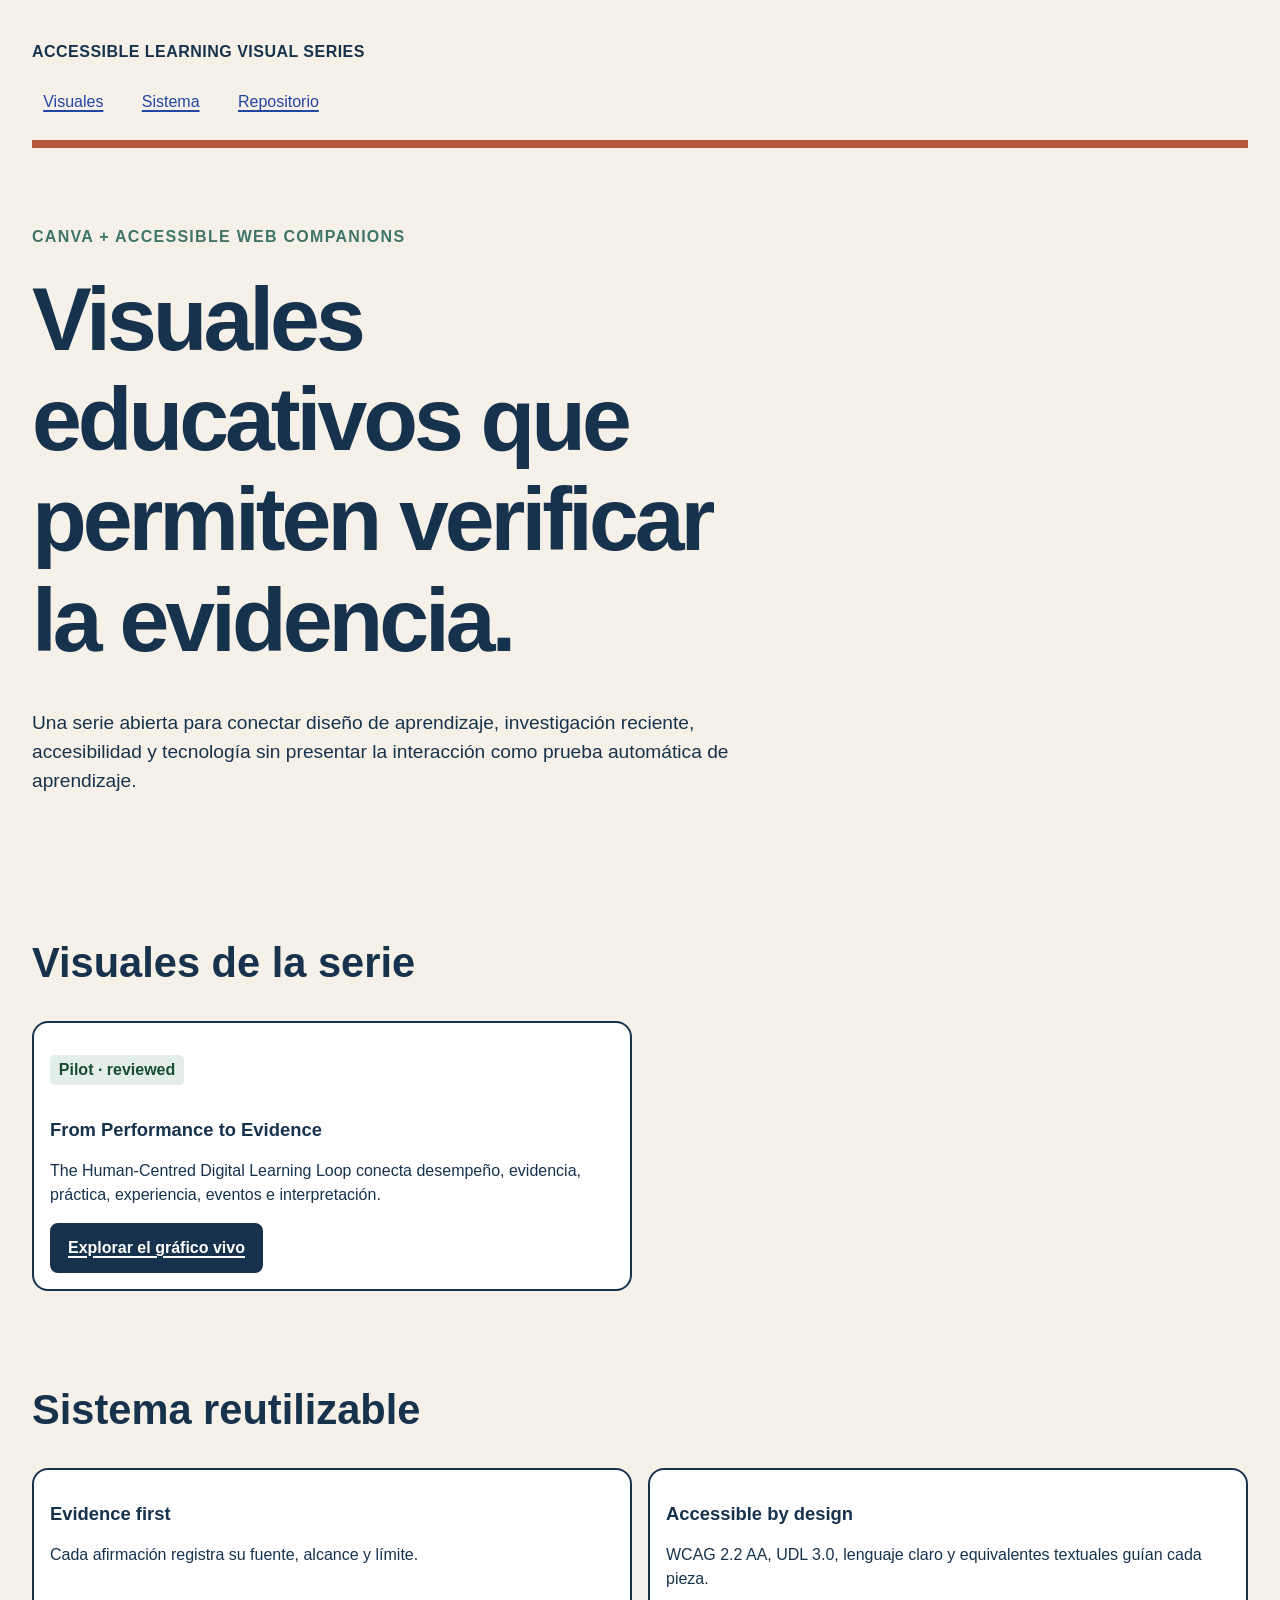
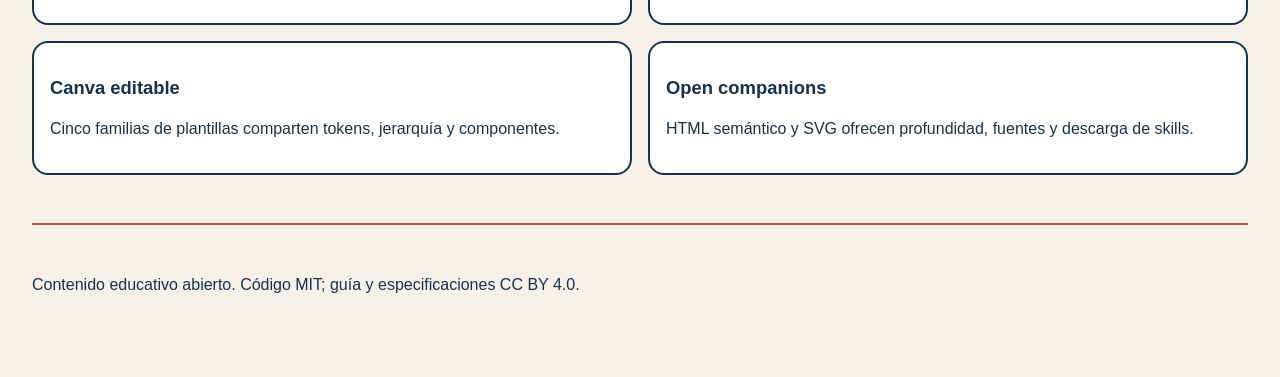
<file: site/index.html>
<!doctype html>
<html lang="es">
<head>
  <meta charset="utf-8">
  <meta name="viewport" content="width=device-width, initial-scale=1">
  <meta name="description" content="Serie abierta de gráficos educativos accesibles, basados en evidencia y ampliables en la web.">
  <title>Accessible Learning Visual Series</title>
  <link rel="stylesheet" href="assets/styles.css">
</head>
<body>
  <a class="skip-link" href="#main">Saltar al contenido</a>
  <header class="site-header">
    <p class="brand">Accessible Learning Visual Series</p>
    <nav class="top-nav" aria-label="Navegación principal">
      <a href="#visuals">Visuales</a>
      <a href="#system">Sistema</a>
      <a href="https://github.com/alvarezgzx-lab/accessible-learning-visual-series">Repositorio</a>
    </nav>
  </header>
  <main id="main">
    <section class="hero" aria-labelledby="home-title">
      <p class="eyebrow">Canva + accessible web companions</p>
      <h1 id="home-title">Visuales educativos que permiten verificar la evidencia.</h1>
      <p class="lead">Una serie abierta para conectar diseño de aprendizaje, investigación reciente, accesibilidad y tecnología sin presentar la interacción como prueba automática de aprendizaje.</p>
    </section>

    <section id="visuals" aria-labelledby="visuals-title">
      <h2 id="visuals-title">Visuales de la serie</h2>
      <div class="visual-grid">
        <article class="card">
          <p class="status">Pilot · reviewed</p>
          <h3>From Performance to Evidence</h3>
          <p>The Human-Centred Digital Learning Loop conecta desempeño, evidencia, práctica, experiencia, eventos e interpretación.</p>
          <a class="cta" href="visual.html">Explorar el gráfico vivo</a>
        </article>
      </div>
    </section>

    <section id="system" aria-labelledby="system-title">
      <h2 id="system-title">Sistema reutilizable</h2>
      <div class="framework-grid">
        <article class="card"><h3>Evidence first</h3><p>Cada afirmación registra su fuente, alcance y límite.</p></article>
        <article class="card"><h3>Accessible by design</h3><p>WCAG 2.2 AA, UDL 3.0, lenguaje claro y equivalentes textuales guían cada pieza.</p></article>
        <article class="card"><h3>Canva editable</h3><p>Cinco familias de plantillas comparten tokens, jerarquía y componentes.</p></article>
        <article class="card"><h3>Open companions</h3><p>HTML semántico y SVG ofrecen profundidad, fuentes y descarga de skills.</p></article>
      </div>
    </section>
  </main>
  <footer class="site-footer">
    <p>Contenido educativo abierto. Código MIT; guía y especificaciones CC BY 4.0.</p>
  </footer>
</body>
</html>
</file>
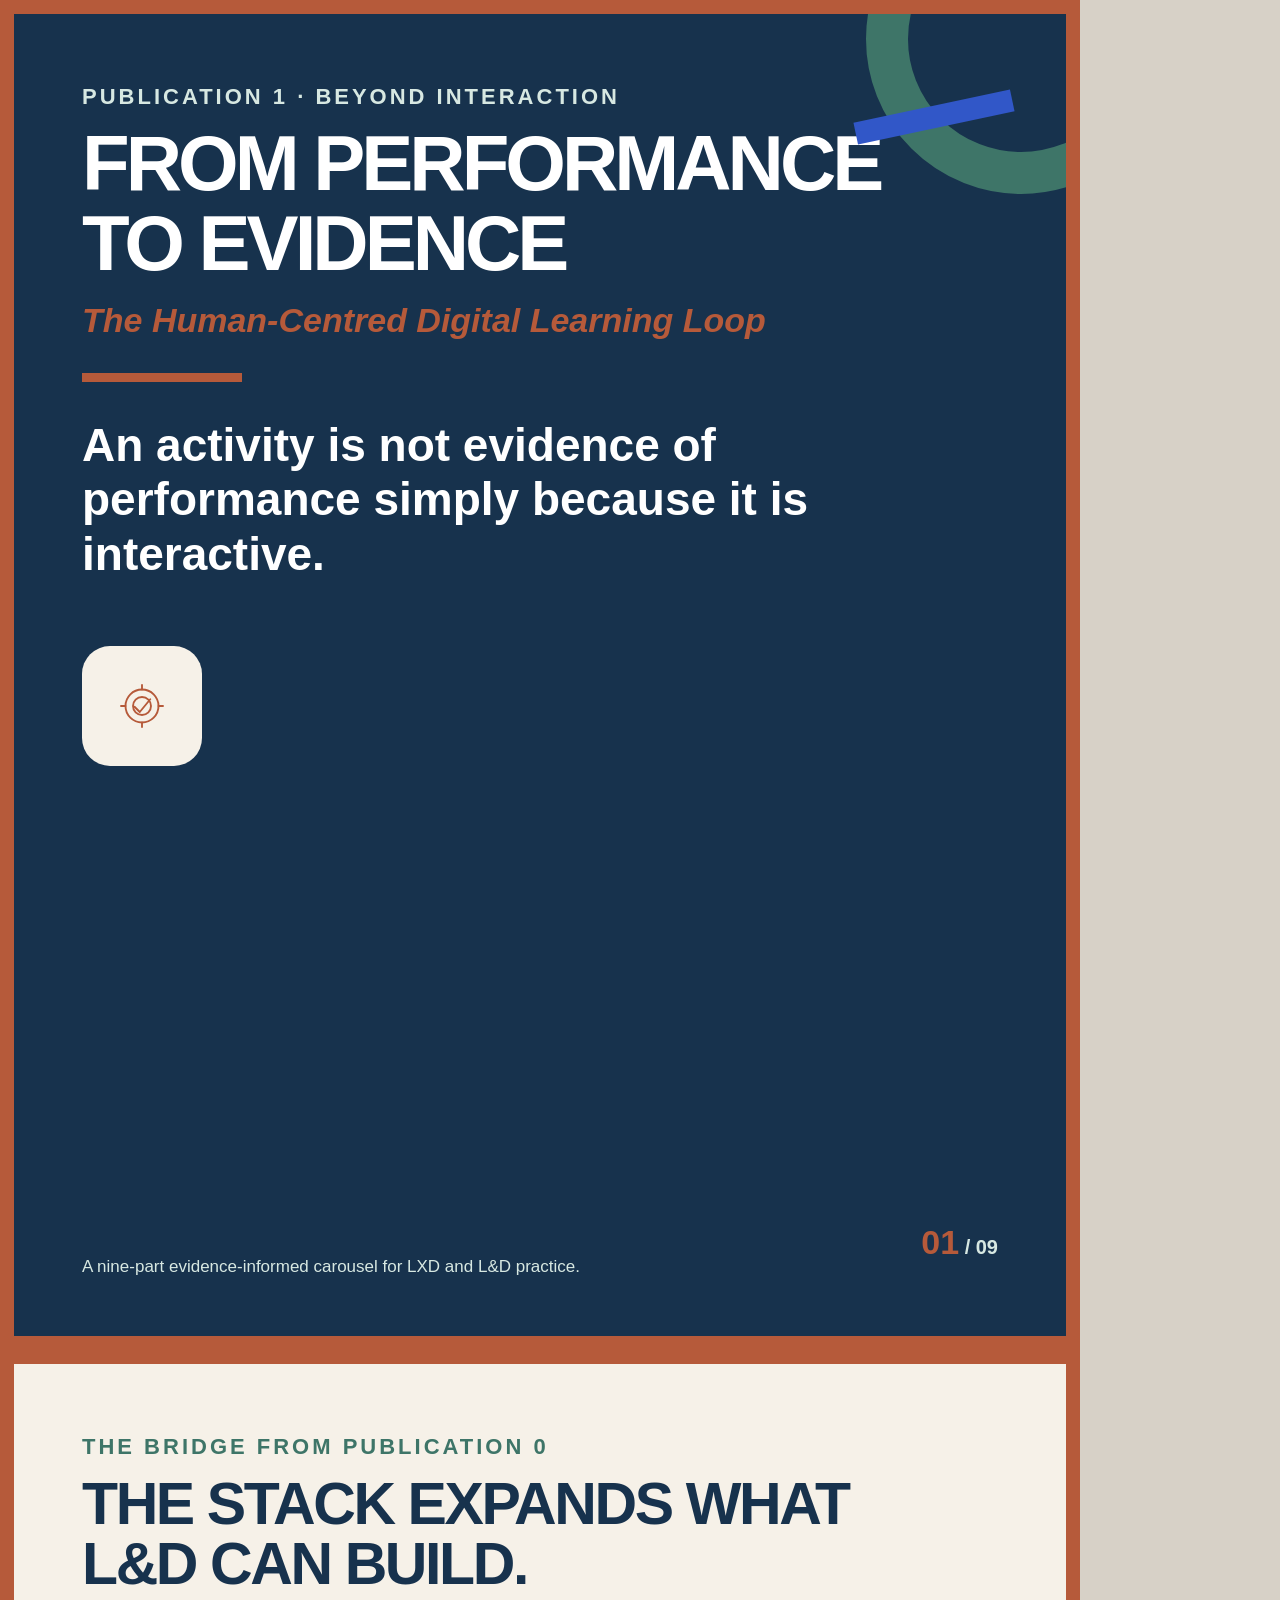
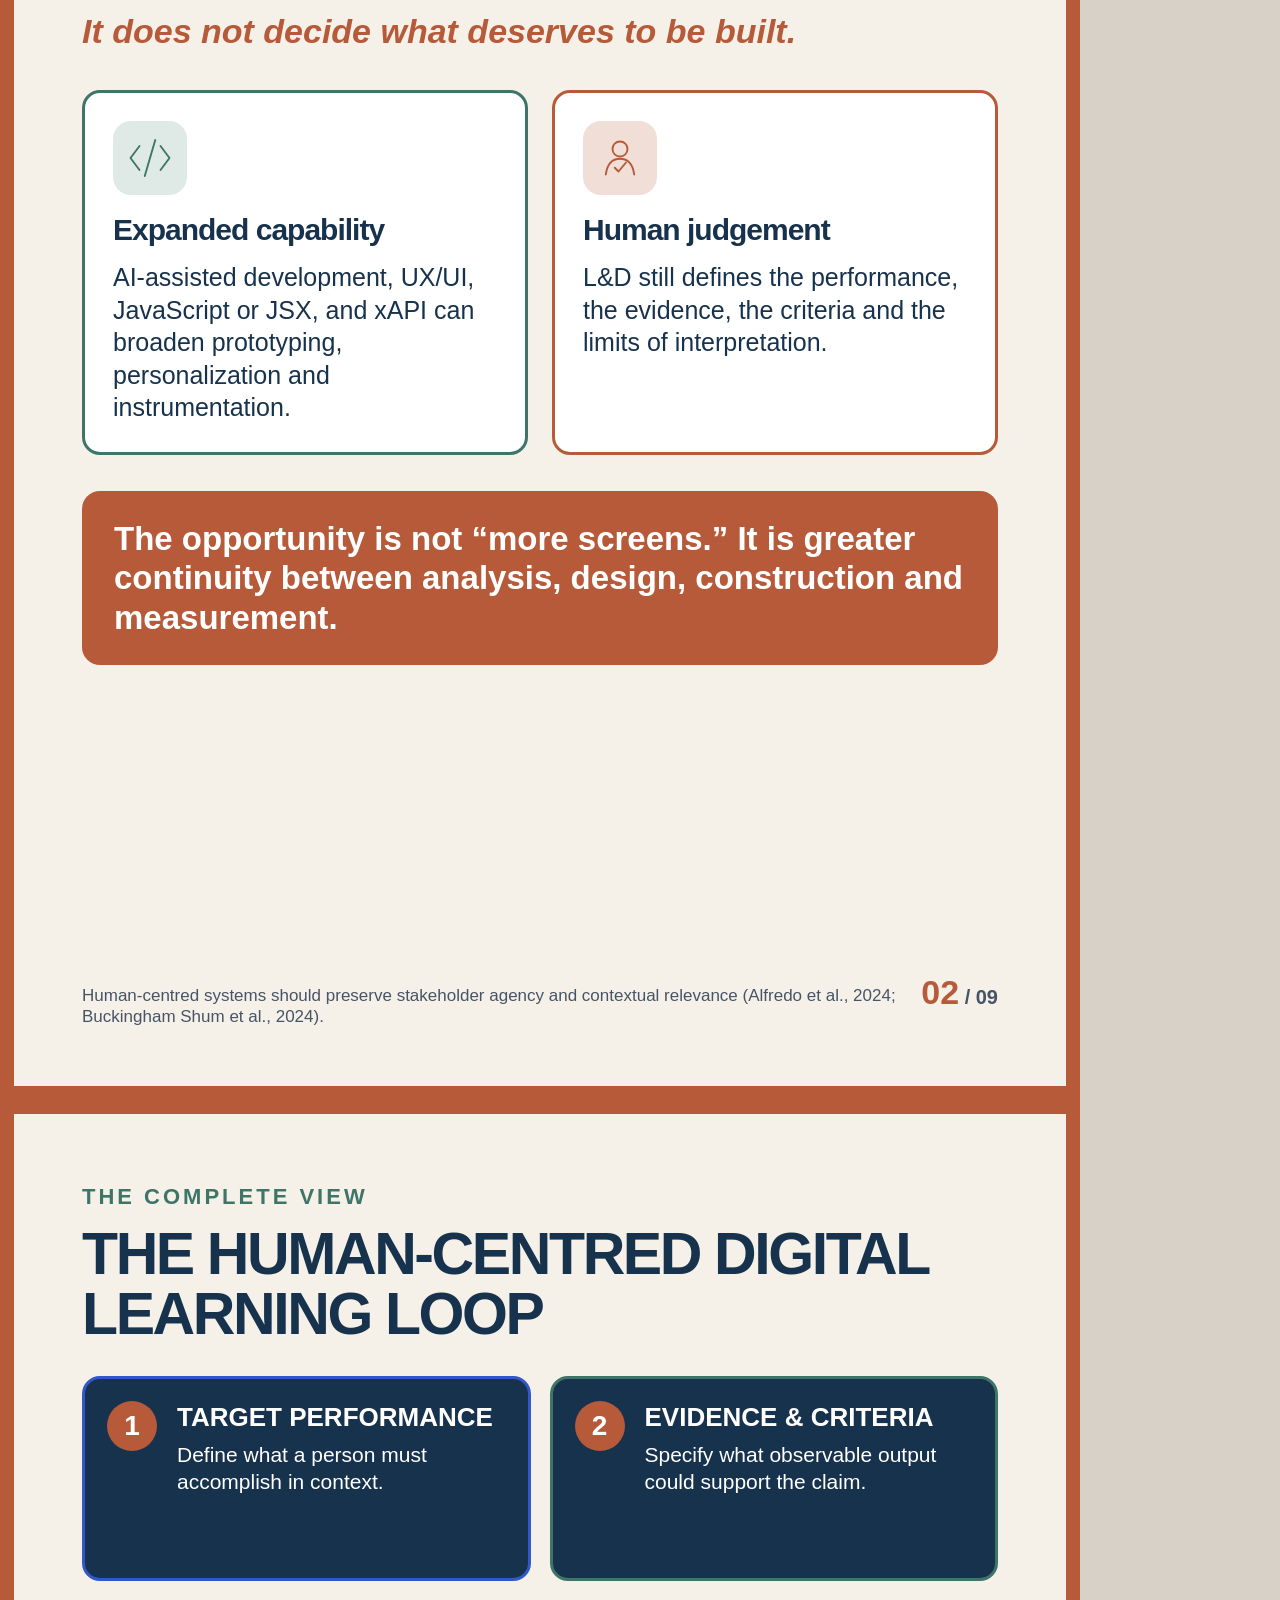
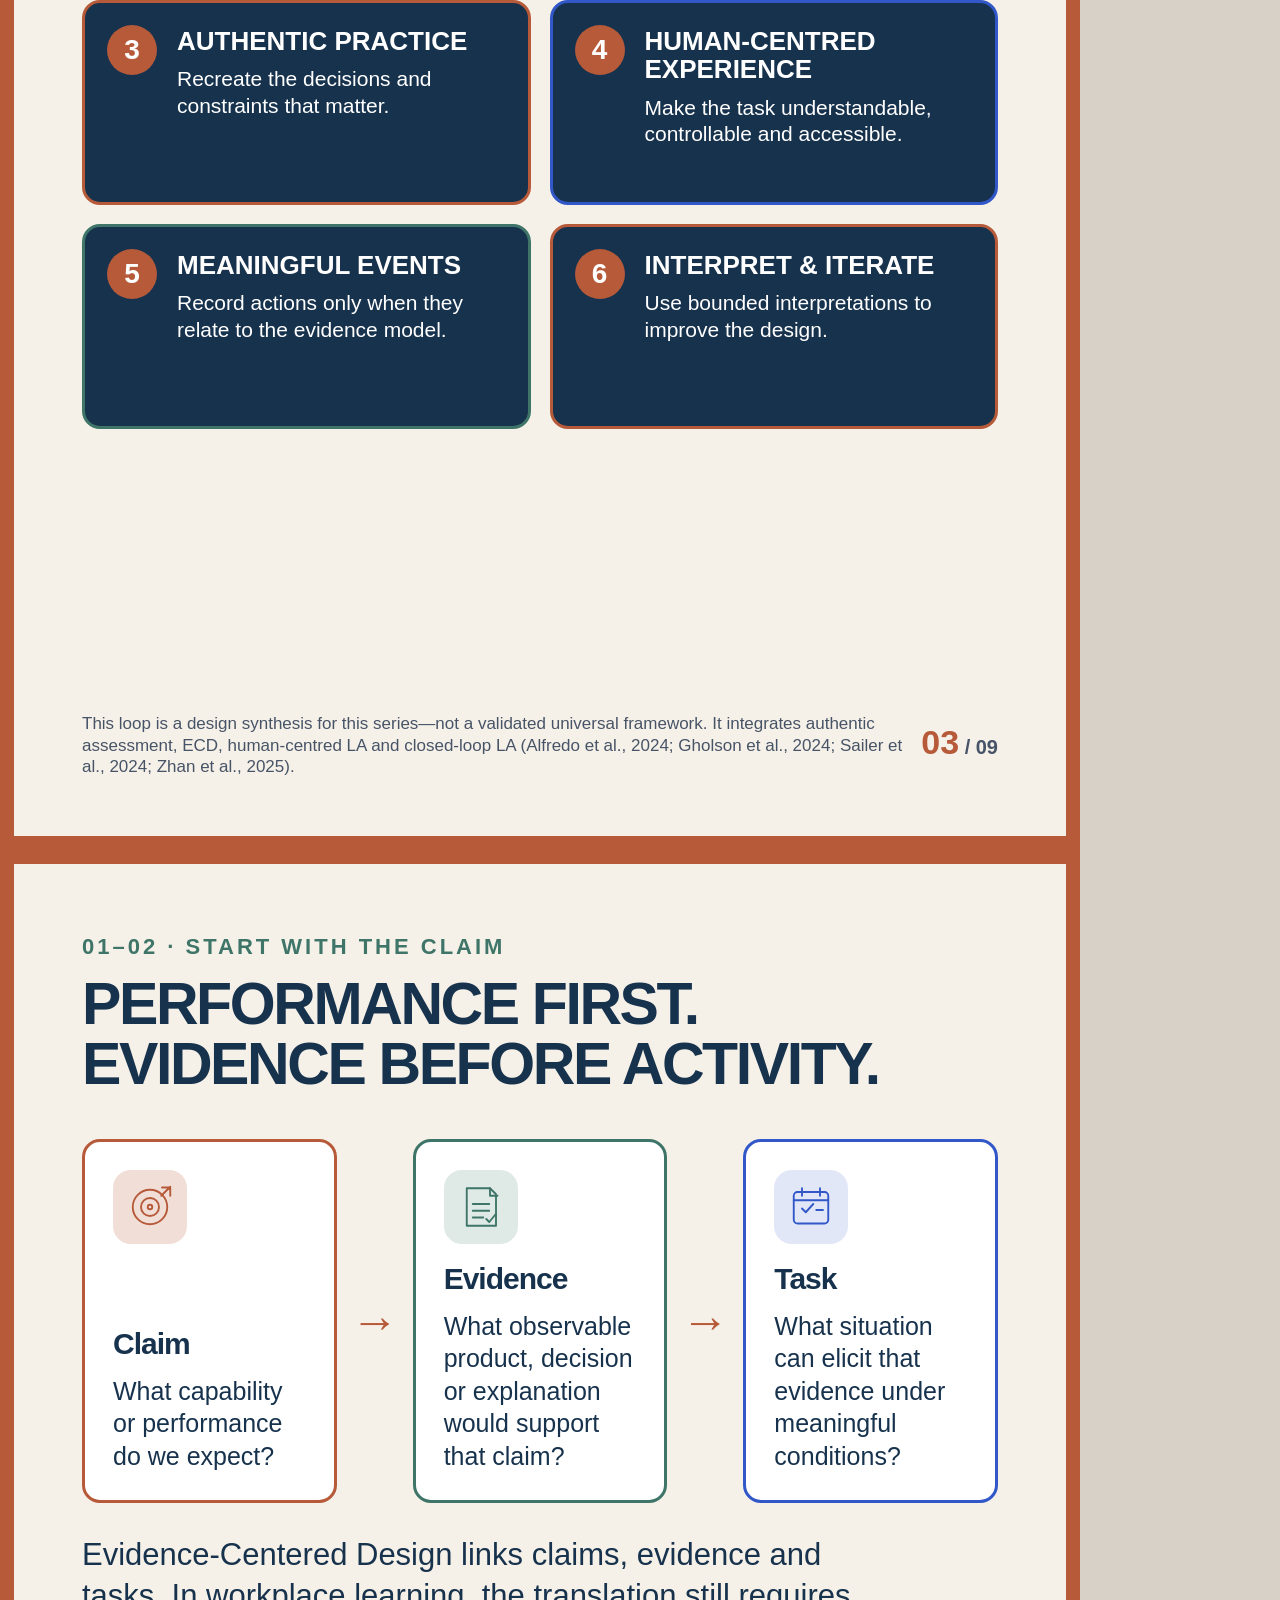
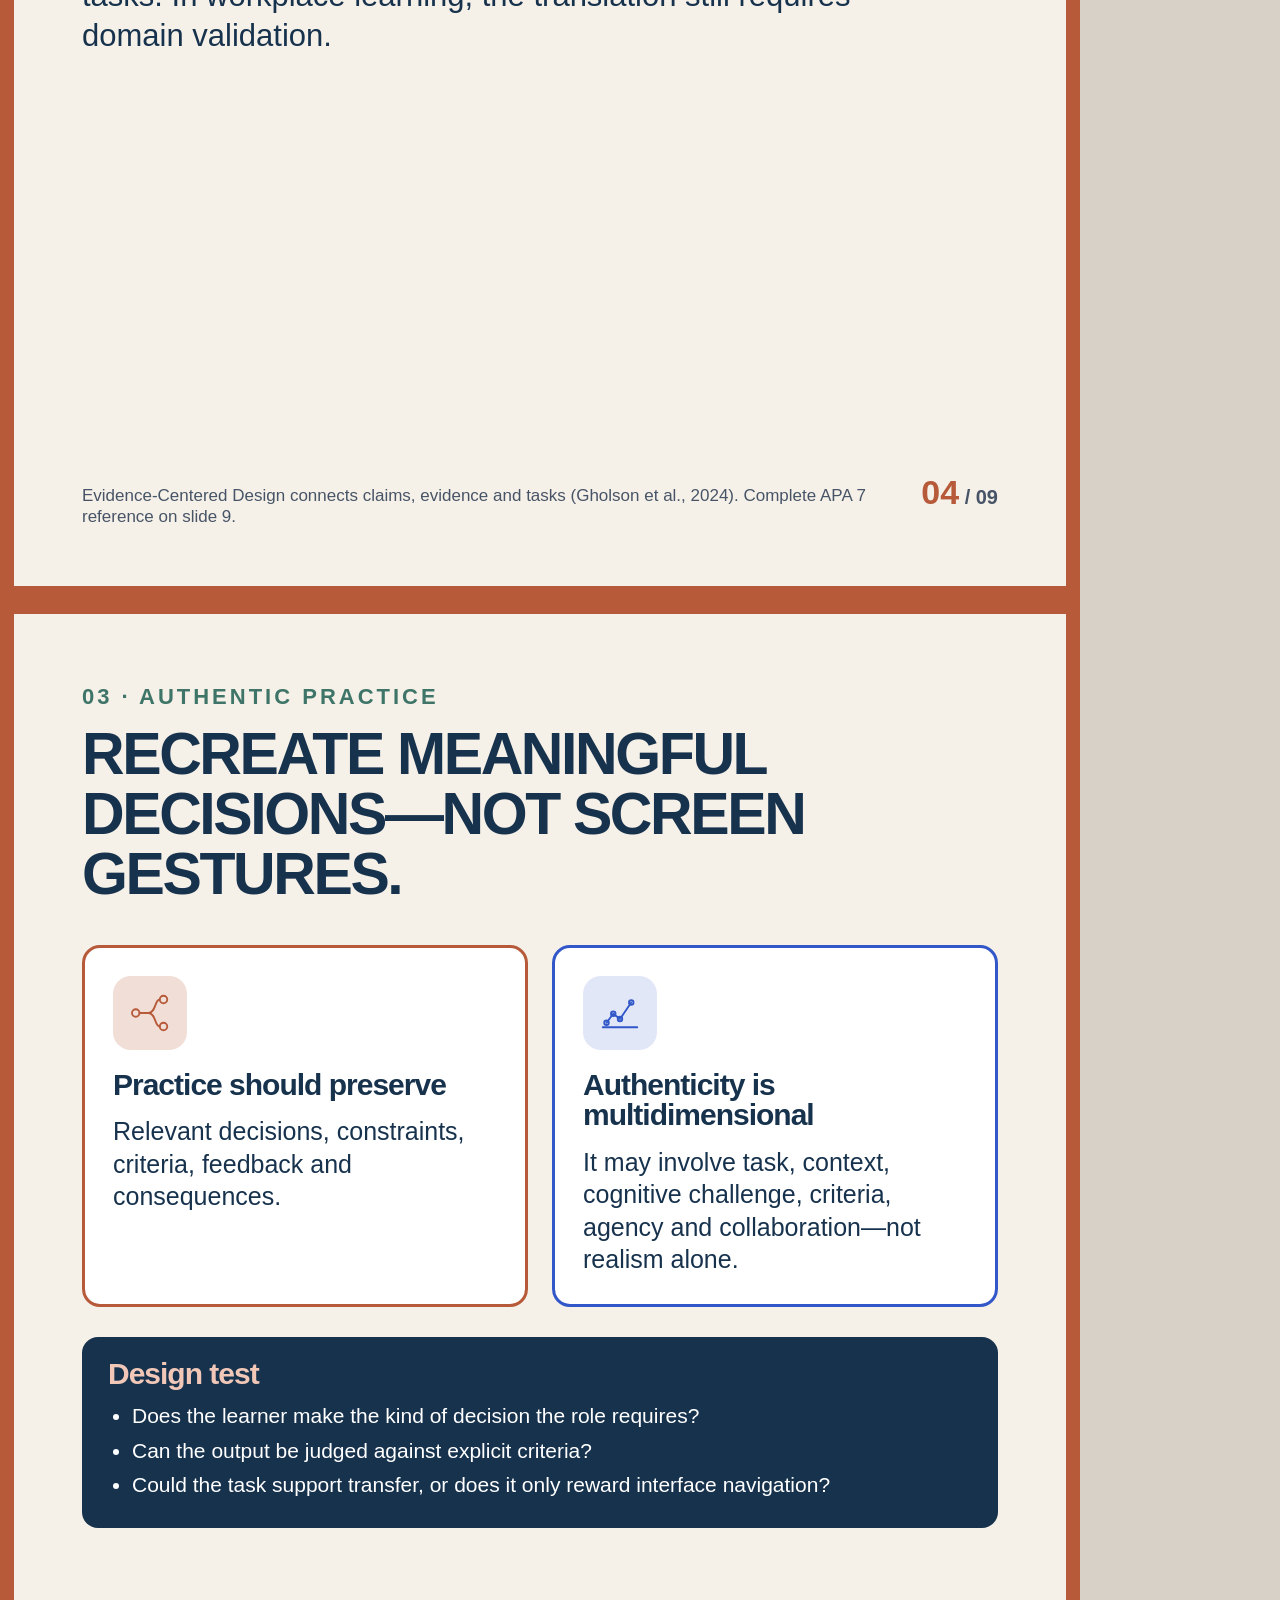
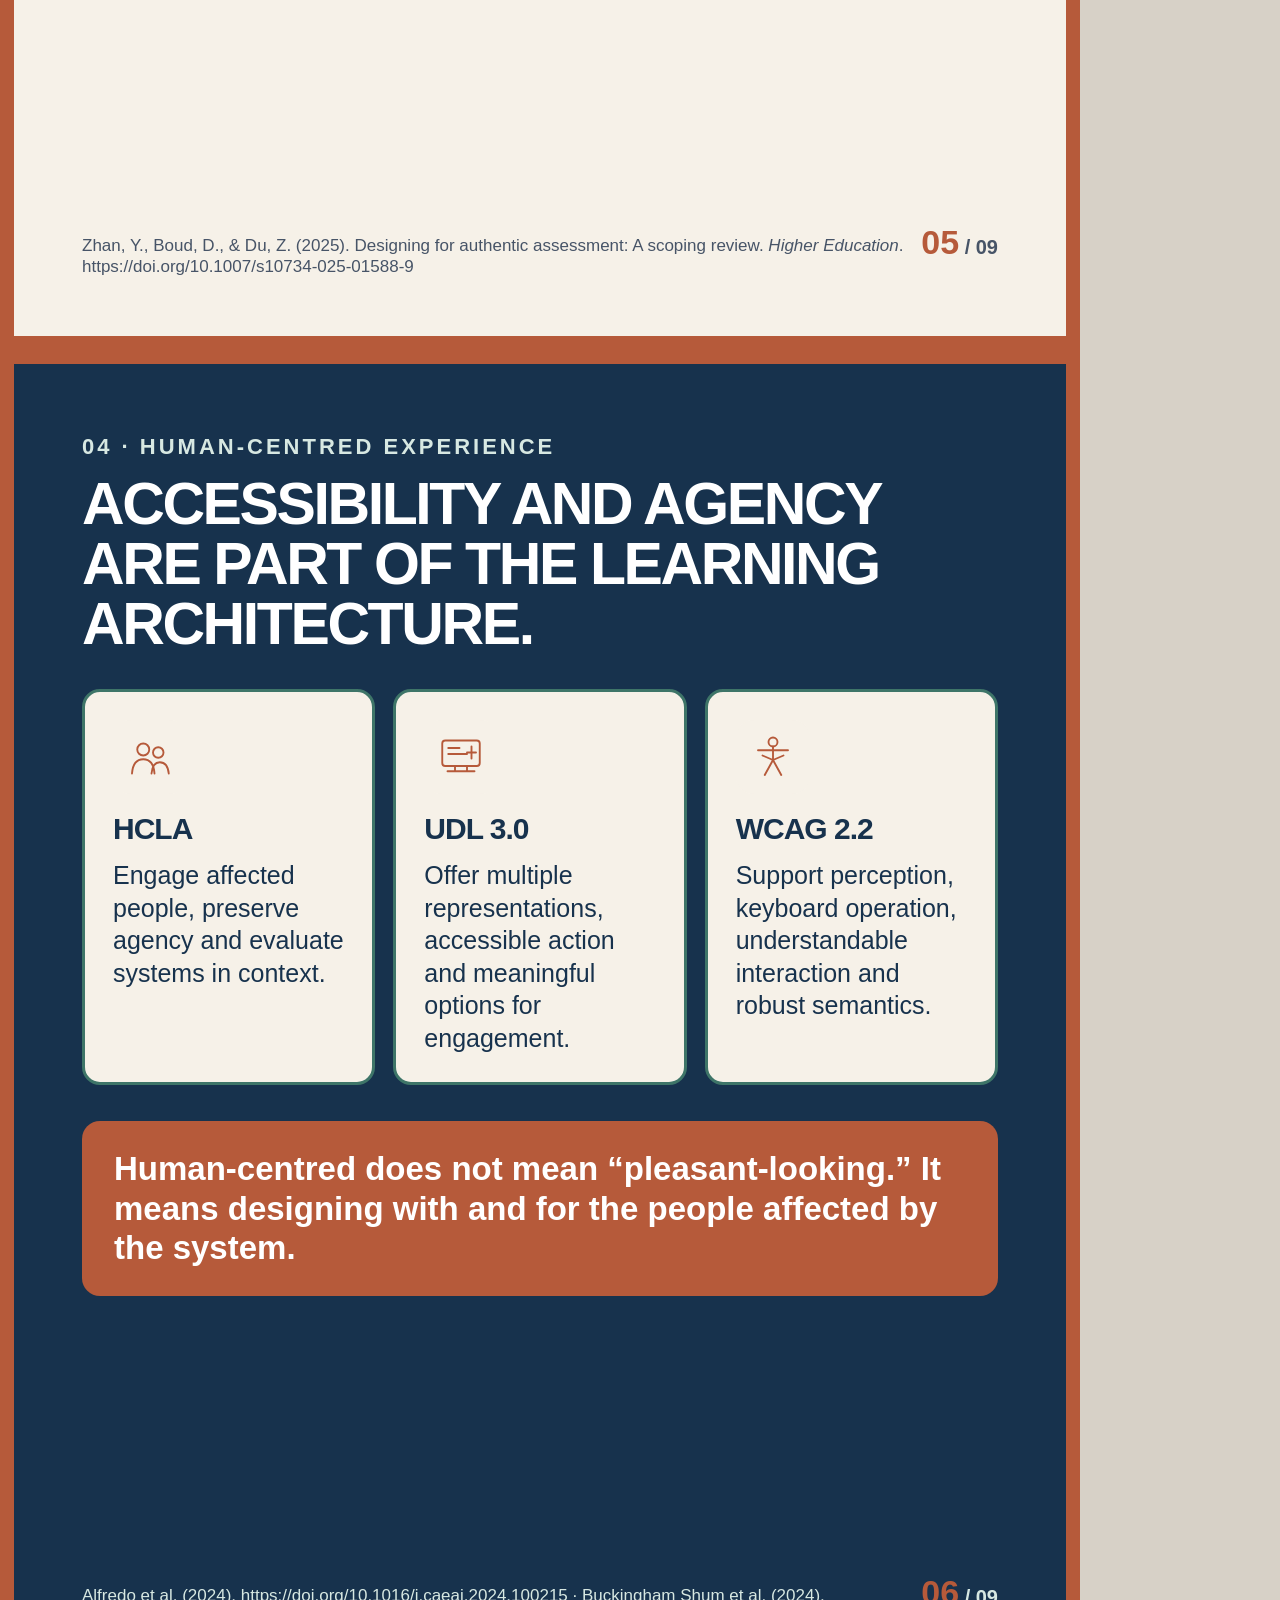
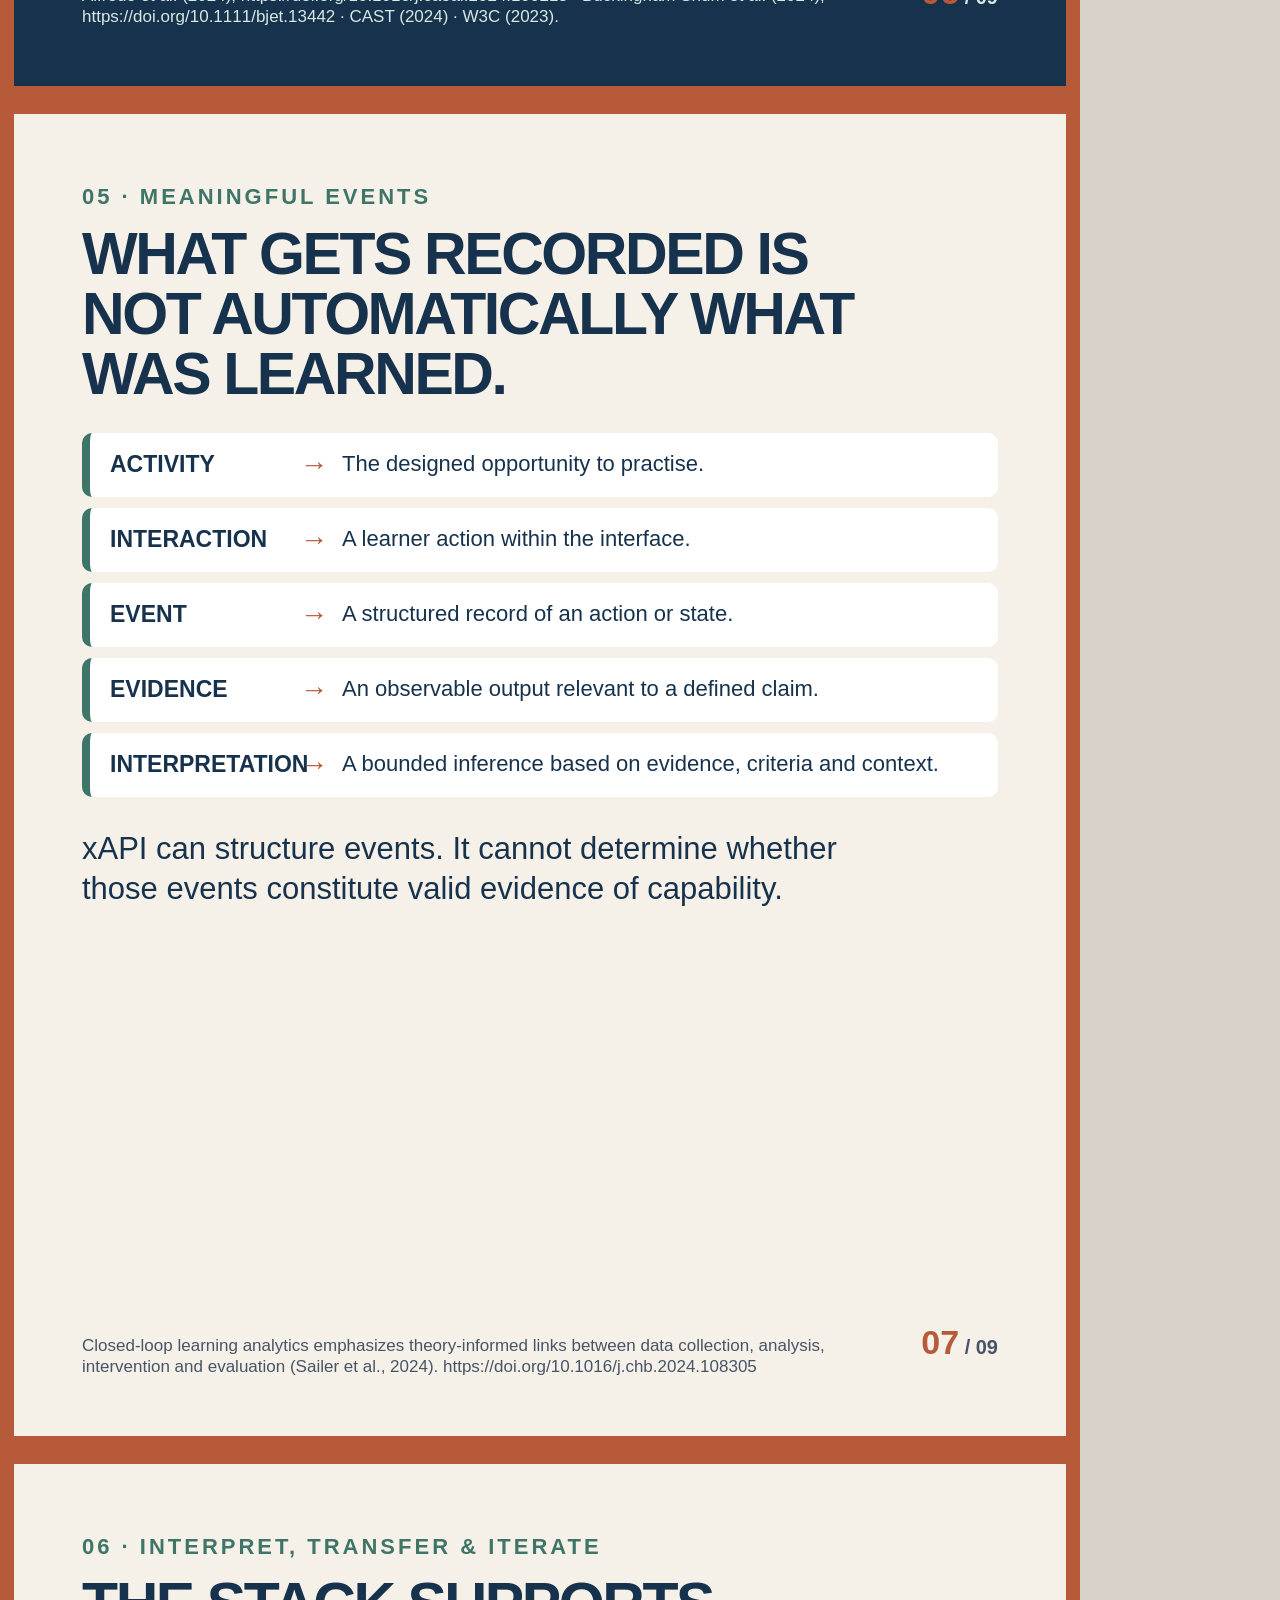
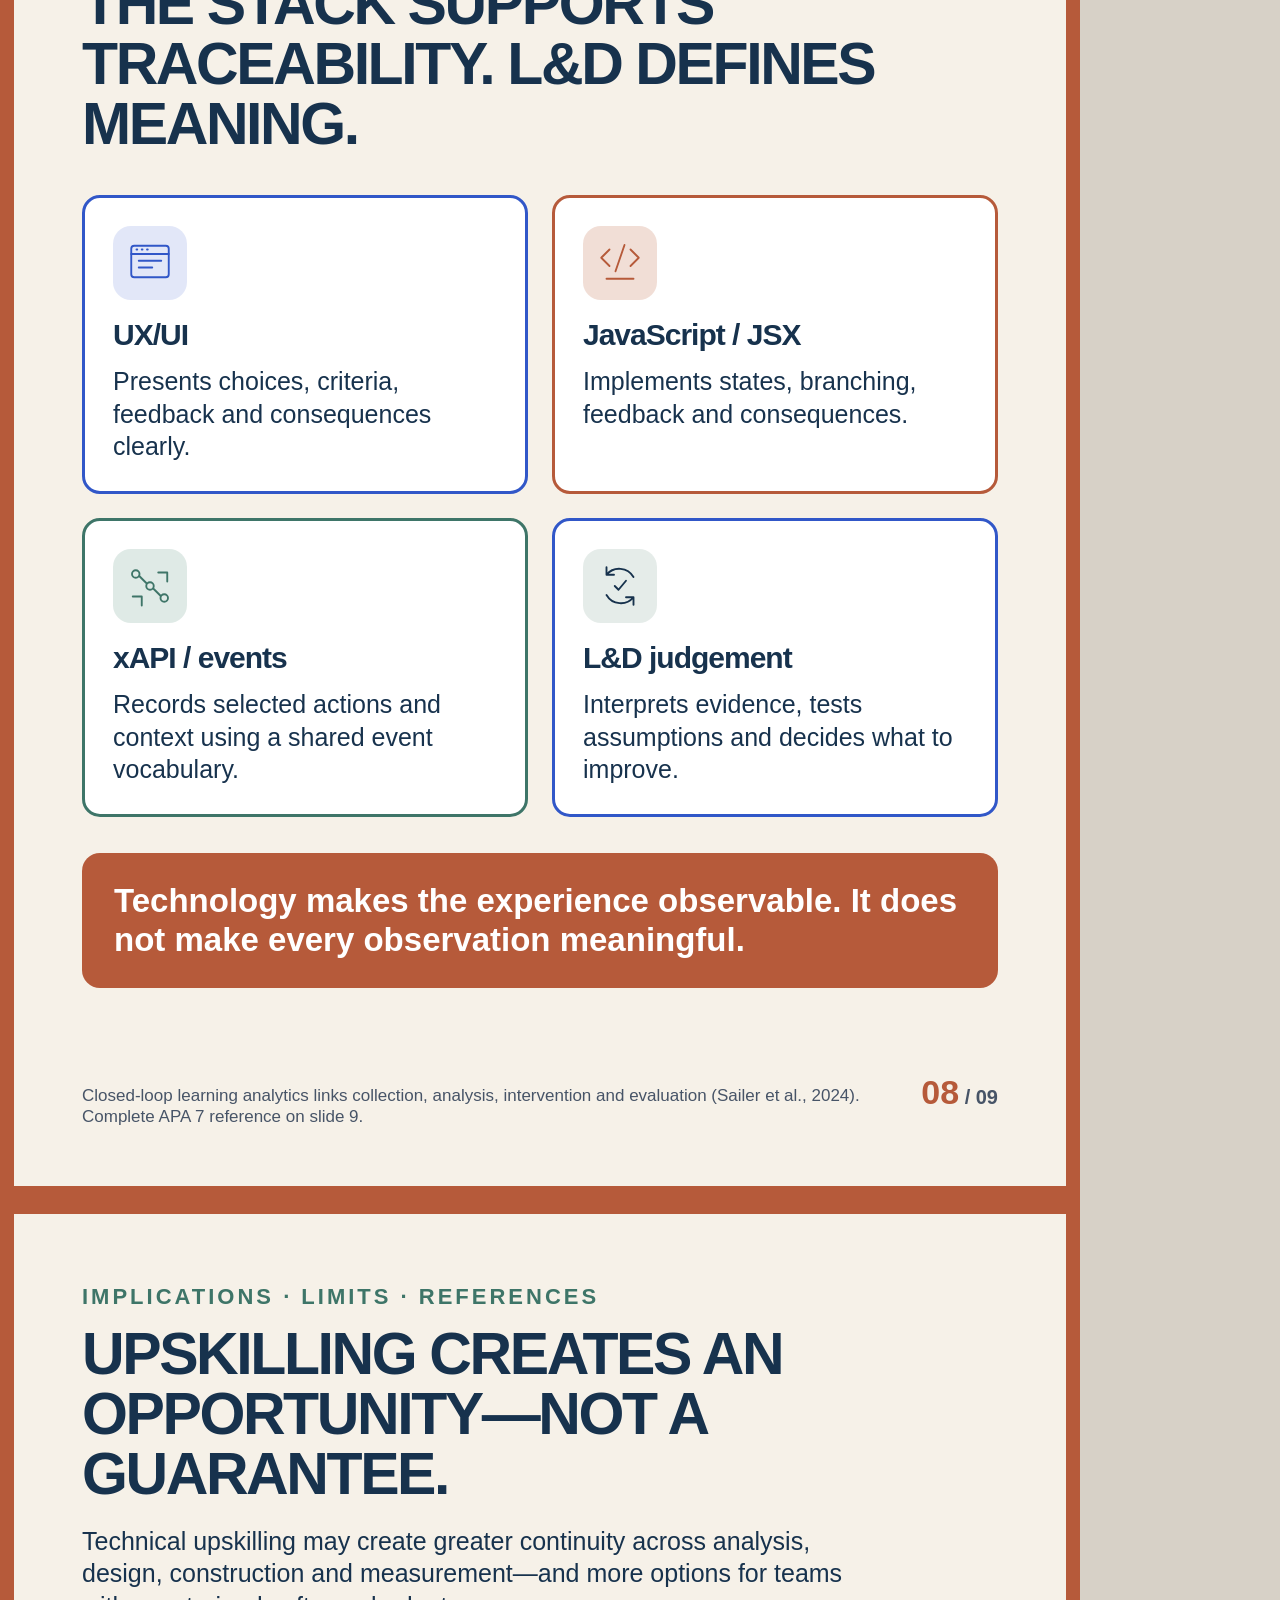
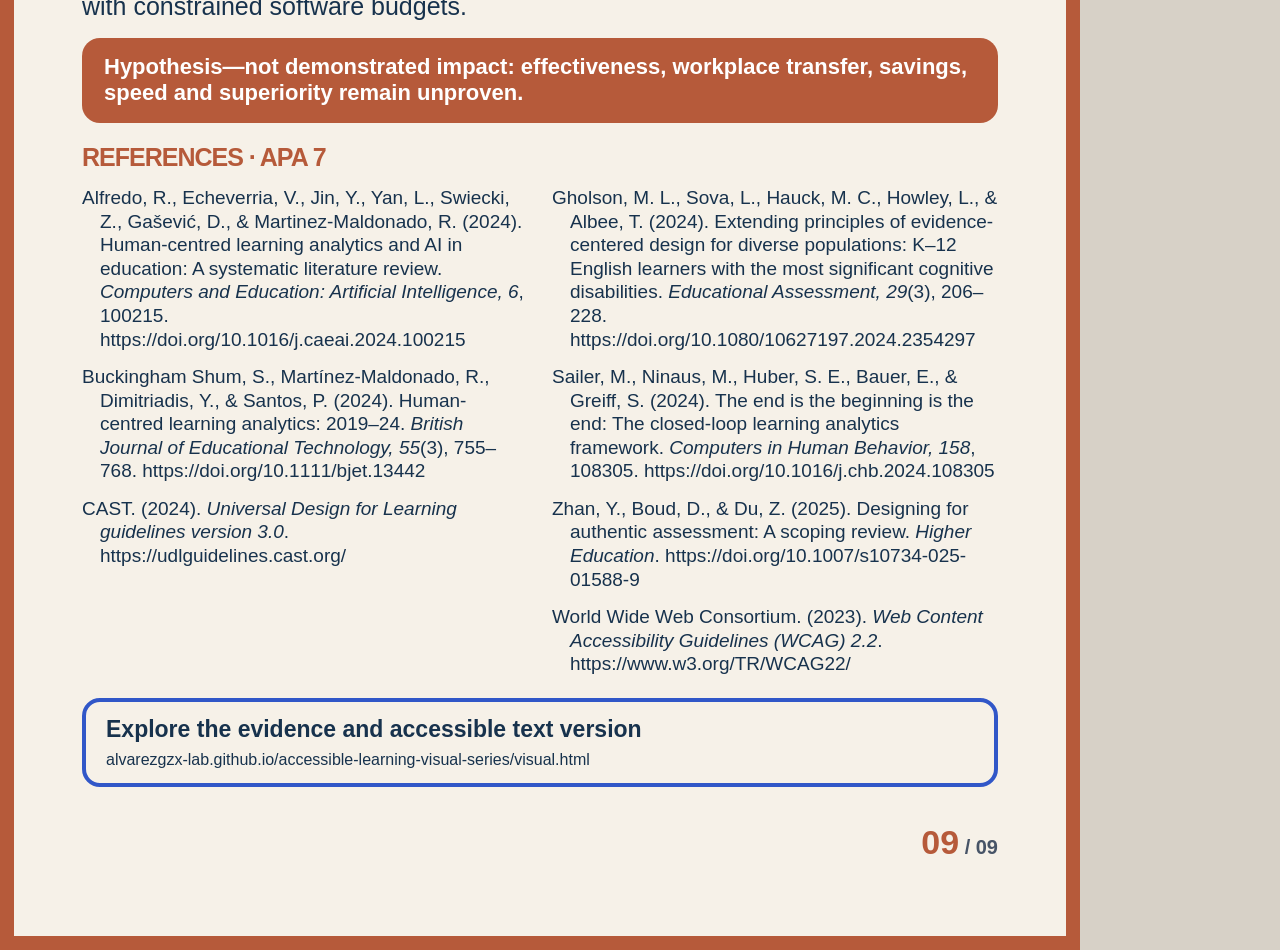
<file: canva/from-performance-to-evidence-carousel.html>
<!doctype html>
<html lang="en">
<head>
  <meta charset="utf-8">
  <meta name="viewport" content="width=device-width, initial-scale=1">
  <title>From Performance to Evidence — Carousel</title>
  <style>
    * { box-sizing: border-box; }
    :root {
      --ink: #17324d;
      --paper: #f6f1e8;
      --rust: #b65a3a;
      --teal: #3e7568;
      --blue: #3157c8;
      --muted: #475467;
      --white: #ffffff;
    }
    body { margin: 0; background: #d7d1c7; font-family: Arial, Helvetica, sans-serif; }
    .page {
      position: relative;
      width: 1080px;
      height: 1350px;
      overflow: hidden;
      padding: 70px 68px 60px;
      color: var(--ink);
      background: var(--paper);
      border: 14px solid var(--rust);
      page-break-after: always;
    }
    .page.dark { color: var(--white); background: var(--ink); }
    .page.dark .eyebrow, .page.dark .citation, .page.dark .folio { color: #d7e8e2; }
    .page.dark .rule { background: var(--rust); }
    .page.dark .card { color: var(--ink); background: var(--paper); border-color: var(--teal); }
    .page.dark .icon { color: var(--rust); background: var(--paper); }
    .accent-orbit { position: absolute; width: 310px; height: 310px; right: -110px; top: -130px; border: 42px solid var(--teal); border-radius: 50%; }
    .accent-rule { position: absolute; width: 160px; height: 22px; right: 52px; top: 92px; background: var(--blue); transform: rotate(-12deg); }
    .eyebrow { margin: 0 0 14px; color: var(--teal); font-size: 22px; font-weight: 800; letter-spacing: 3px; text-transform: uppercase; }
    h1, h2, h3 { margin: 0; line-height: 1.02; letter-spacing: -1px; }
    h1 { max-width: 860px; font-size: 78px; letter-spacing: -4px; text-transform: uppercase; }
    h2 { max-width: 850px; font-size: 59px; letter-spacing: -2.4px; text-transform: uppercase; }
    h3 { font-size: 30px; }
    .subtitle { margin: 18px 0 0; max-width: 830px; color: var(--rust); font-size: 34px; line-height: 1.12; font-weight: 800; font-style: italic; }
    .lead { margin: 32px 0 0; max-width: 800px; font-size: 31px; line-height: 1.3; }
    .statement { margin: 36px 0 0; max-width: 850px; font-size: 46px; line-height: 1.18; font-weight: 800; }
    .rule { width: 160px; height: 9px; margin: 34px 0; background: var(--blue); }
    .grid-2 { display: grid; grid-template-columns: 1fr 1fr; gap: 24px; margin-top: 40px; }
    .grid-3 { display: grid; grid-template-columns: repeat(3, 1fr); gap: 18px; margin-top: 34px; }
    .stack { display: grid; gap: 20px; margin-top: 36px; }
    .card { padding: 28px; background: var(--white); border: 3px solid var(--blue); border-radius: 18px; }
    .card.rust { border-color: var(--rust); }
    .card.teal { border-color: var(--teal); }
    .card h3 { margin-bottom: 15px; }
    .card p { margin: 0; font-size: 25px; line-height: 1.3; }
    .card .small { margin-top: 12px; color: var(--muted); font-size: 20px; line-height: 1.28; }
    .icon {
      display: grid;
      width: 74px;
      height: 74px;
      margin-bottom: 20px;
      place-items: center;
      color: var(--ink);
      background: #e5ece9;
      border-radius: 18px;
    }
    .icon svg { width: 48px; height: 48px; fill: none; stroke: currentColor; stroke-width: 2.5; stroke-linecap: round; stroke-linejoin: round; }
    .icon.rust { color: var(--rust); background: #f1ded6; }
    .icon.blue { color: var(--blue); background: #e2e7f8; }
    .icon.teal { color: var(--teal); background: #dfeae6; }
    .pill { display: inline-block; margin: 8px 6px 0 0; padding: 7px 11px; color: var(--ink); background: #e5ece9; border-radius: 999px; font-size: 17px; font-weight: 800; }
    .citation { position: absolute; left: 68px; right: 160px; bottom: 59px; margin: 0; color: var(--muted); font-size: 17px; line-height: 1.25; }
    .folio { position: absolute; right: 68px; bottom: 54px; color: var(--muted); font-size: 20px; font-weight: 800; }
    .folio strong { color: var(--rust); font-size: 34px; }
    .loop { display: grid; grid-template-columns: 1fr 1fr; gap: 19px; margin-top: 32px; }
    .loop-card { position: relative; min-height: 205px; padding: 24px 24px 22px 92px; color: var(--white); background: var(--ink); border: 3px solid var(--blue); border-radius: 18px; }
    .loop-card:nth-child(2), .loop-card:nth-child(5) { border-color: var(--teal); }
    .loop-card:nth-child(3), .loop-card:nth-child(6) { border-color: var(--rust); }
    .loop-card b { display: block; font-size: 26px; line-height: 1.08; text-transform: uppercase; }
    .loop-card p { margin: 11px 0 0; font-size: 21px; line-height: 1.25; }
    .number { position: absolute; top: 22px; left: 22px; display: grid; width: 50px; height: 50px; place-items: center; color: var(--white); background: var(--rust); border-radius: 50%; font-size: 28px; font-weight: 900; }
    .equation { display: grid; grid-template-columns: 1fr auto 1fr auto 1fr; gap: 14px; align-items: stretch; margin-top: 45px; }
    .equation .card { display: flex; min-height: 295px; flex-direction: column; justify-content: space-between; }
    .operator { align-self: center; color: var(--rust); font-size: 48px; font-weight: 900; }
    .distinctions { display: grid; grid-template-columns: 1fr; gap: 11px; margin-top: 28px; }
    .distinction { display: grid; grid-template-columns: 190px 42px 1fr; align-items: center; padding: 16px 20px; background: var(--white); border-left: 8px solid var(--teal); border-radius: 10px; }
    .distinction b { font-size: 23px; text-transform: uppercase; }
    .distinction span { color: var(--rust); font-size: 28px; font-weight: 900; }
    .distinction p { margin: 0; font-size: 22px; line-height: 1.2; }
    .quote-band { margin-top: 36px; padding: 28px 32px; color: var(--white); background: var(--rust); border-radius: 18px; font-size: 33px; line-height: 1.2; font-weight: 800; }
    .refs { display: grid; grid-template-columns: 1fr 1fr; gap: 24px; margin-top: 16px; }
    .refs p { margin: 0 0 14px; padding-left: 18px; text-indent: -18px; font-size: 19px; line-height: 1.24; }
    .limits { padding: 22px 26px; color: var(--white); background: var(--ink); border-radius: 16px; }
    .limits h3 { color: #f1c7b8; }
    .limits ul { margin: 14px 0 0; padding-left: 24px; }
    .limits li { margin-bottom: 8px; font-size: 21px; line-height: 1.25; }
    .cta { margin-top: 26px; padding: 24px 28px; border: 4px solid var(--blue); border-radius: 18px; }
    .cta strong { display: block; font-size: 29px; }
    .cta span { display: block; margin-top: 8px; font-size: 18px; overflow-wrap: anywhere; }
  </style>
</head>
<body>

  <section class="page dark" data-document-role="page" data-label="01 Cover">
    <span class="accent-orbit" aria-hidden="true"></span><span class="accent-rule" aria-hidden="true"></span>
    <p class="eyebrow">Publication 1 · Beyond interaction</p>
    <h1>From Performance<br>to Evidence</h1>
    <p class="subtitle">The Human-Centred Digital Learning Loop</p>
    <div class="rule"></div>
    <p class="statement">An activity is not evidence of performance simply because it is interactive.</p>
    <div class="icon rust" style="width:120px;height:120px;margin-top:65px;border-radius:28px" aria-label="Target and evidence icon">
      <svg viewBox="0 0 64 64" role="img"><circle cx="32" cy="32" r="22"/><circle cx="32" cy="32" r="12"/><path d="M32 10V4M32 60v-6M10 32H4M60 32h-6"/><path d="m22 33 7 7 14-17"/></svg>
    </div>
    <p class="citation">A nine-part evidence-informed carousel for LXD and L&amp;D practice.</p>
    <p class="folio"><strong>01</strong> / 09</p>
  </section>

  <section class="page" data-document-role="page" data-label="02 Connection to Publication 0">
    <p class="eyebrow">The bridge from Publication 0</p>
    <h2>The stack expands what L&amp;D can build.</h2>
    <p class="subtitle">It does not decide what deserves to be built.</p>
    <div class="grid-2">
      <article class="card teal">
        <div class="icon teal" aria-label="Technical capability icon"><svg viewBox="0 0 64 64" role="img"><path d="M18 16 6 32l12 16M46 16l12 16-12 16M39 8 25 56"/></svg></div>
        <h3>Expanded capability</h3>
        <p>AI-assisted development, UX/UI, JavaScript or JSX, and xAPI can broaden prototyping, personalization and instrumentation.</p>
      </article>
      <article class="card rust">
        <div class="icon rust" aria-label="Human judgement icon"><svg viewBox="0 0 64 64" role="img"><circle cx="32" cy="20" r="10"/><path d="M13 54c2-14 9-21 19-21s17 7 19 21"/><path d="m25 45 5 5 10-12"/></svg></div>
        <h3>Human judgement</h3>
        <p>L&amp;D still defines the performance, the evidence, the criteria and the limits of interpretation.</p>
      </article>
    </div>
    <p class="quote-band">The opportunity is not “more screens.” It is greater continuity between analysis, design, construction and measurement.</p>
    <p class="citation">Human-centred systems should preserve stakeholder agency and contextual relevance (Alfredo et al., 2024; Buckingham Shum et al., 2024).</p>
    <p class="folio"><strong>02</strong> / 09</p>
  </section>

  <section class="page" data-document-role="page" data-label="03 Loop overview">
    <p class="eyebrow">The complete view</p>
    <h2>The Human-Centred Digital Learning Loop</h2>
    <div class="loop">
      <article class="loop-card"><span class="number">1</span><b>Target Performance</b><p>Define what a person must accomplish in context.</p></article>
      <article class="loop-card"><span class="number">2</span><b>Evidence &amp; Criteria</b><p>Specify what observable output could support the claim.</p></article>
      <article class="loop-card"><span class="number">3</span><b>Authentic Practice</b><p>Recreate the decisions and constraints that matter.</p></article>
      <article class="loop-card"><span class="number">4</span><b>Human-Centred Experience</b><p>Make the task understandable, controllable and accessible.</p></article>
      <article class="loop-card"><span class="number">5</span><b>Meaningful Events</b><p>Record actions only when they relate to the evidence model.</p></article>
      <article class="loop-card"><span class="number">6</span><b>Interpret &amp; Iterate</b><p>Use bounded interpretations to improve the design.</p></article>
    </div>
    <p class="citation">This loop is a design synthesis for this series—not a validated universal framework. It integrates authentic assessment, ECD, human-centred LA and closed-loop LA (Alfredo et al., 2024; Gholson et al., 2024; Sailer et al., 2024; Zhan et al., 2025).</p>
    <p class="folio"><strong>03</strong> / 09</p>
  </section>

  <section class="page" data-document-role="page" data-label="04 Performance and evidence">
    <p class="eyebrow">01–02 · Start with the claim</p>
    <h2>Performance first. Evidence before activity.</h2>
    <div class="equation">
      <article class="card rust">
        <div class="icon rust" aria-label="Performance target icon"><svg viewBox="0 0 64 64" role="img"><circle cx="32" cy="32" r="23"/><circle cx="32" cy="32" r="12"/><circle cx="32" cy="32" r="3"/><path d="M47 17 59 5M48 6h11v11"/></svg></div>
        <div><h3>Claim</h3><p>What capability or performance do we expect?</p></div>
      </article>
      <span class="operator">→</span>
      <article class="card teal">
        <div class="icon teal" aria-label="Evidence icon"><svg viewBox="0 0 64 64" role="img"><path d="M13 7h31l8 8v42H13z"/><path d="M44 7v10h10M21 28h22M21 37h22M21 46h14"/><path d="m39 48 4 4 9-11"/></svg></div>
        <div><h3>Evidence</h3><p>What observable product, decision or explanation would support that claim?</p></div>
      </article>
      <span class="operator">→</span>
      <article class="card blue">
        <div class="icon blue" aria-label="Task icon"><svg viewBox="0 0 64 64" role="img"><rect x="9" y="12" width="46" height="42" rx="5"/><path d="M20 7v10M44 7v10M9 23h46M20 34l5 5 10-11M39 36h9"/></svg></div>
        <div><h3>Task</h3><p>What situation can elicit that evidence under meaningful conditions?</p></div>
      </article>
    </div>
    <p class="lead">Evidence-Centered Design links claims, evidence and tasks. In workplace learning, the translation still requires domain validation.</p>
    <p class="citation">Evidence-Centered Design connects claims, evidence and tasks (Gholson et al., 2024). Complete APA 7 reference on slide 9.</p>
    <p class="folio"><strong>04</strong> / 09</p>
  </section>

  <section class="page" data-document-role="page" data-label="05 Authentic practice">
    <p class="eyebrow">03 · Authentic practice</p>
    <h2>Recreate meaningful decisions—not screen gestures.</h2>
    <div class="grid-2">
      <article class="card rust">
        <div class="icon rust" aria-label="Decision path icon"><svg viewBox="0 0 64 64" role="img"><circle cx="13" cy="32" r="5"/><circle cx="50" cy="14" r="5"/><circle cx="50" cy="50" r="5"/><path d="M18 32h12c10 0 8-18 15-18M30 32c10 0 8 18 15 18"/></svg></div>
        <h3>Practice should preserve</h3>
        <p>Relevant decisions, constraints, criteria, feedback and consequences.</p>
      </article>
      <article class="card blue">
        <div class="icon blue" aria-label="Agency icon"><svg viewBox="0 0 64 64" role="img"><path d="M9 51h46M14 45l9-12 9 7 15-22"/><circle cx="14" cy="45" r="3"/><circle cx="23" cy="33" r="3"/><circle cx="32" cy="40" r="3"/><circle cx="47" cy="18" r="3"/></svg></div>
        <h3>Authenticity is multidimensional</h3>
        <p>It may involve task, context, cognitive challenge, criteria, agency and collaboration—not realism alone.</p>
      </article>
    </div>
    <div class="limits" style="margin-top:30px">
      <h3>Design test</h3>
      <ul>
        <li>Does the learner make the kind of decision the role requires?</li>
        <li>Can the output be judged against explicit criteria?</li>
        <li>Could the task support transfer, or does it only reward interface navigation?</li>
      </ul>
    </div>
    <p class="citation">Zhan, Y., Boud, D., &amp; Du, Z. (2025). Designing for authentic assessment: A scoping review. <i>Higher Education</i>. https://doi.org/10.1007/s10734-025-01588-9</p>
    <p class="folio"><strong>05</strong> / 09</p>
  </section>

  <section class="page dark" data-document-role="page" data-label="06 Human-centred experience">
    <p class="eyebrow">04 · Human-centred experience</p>
    <h2>Accessibility and agency are part of the learning architecture.</h2>
    <div class="grid-3">
      <article class="card">
        <div class="icon teal" aria-label="Stakeholders icon"><svg viewBox="0 0 64 64" role="img"><circle cx="23" cy="22" r="8"/><circle cx="43" cy="26" r="7"/><path d="M8 54c1-13 7-19 15-19s14 6 15 19M34 54c1-10 5-15 11-15 7 0 11 5 12 15"/></svg></div>
        <h3>HCLA</h3>
        <p>Engage affected people, preserve agency and evaluate systems in context.</p>
      </article>
      <article class="card">
        <div class="icon rust" aria-label="Multiple representations icon"><svg viewBox="0 0 64 64" role="img"><rect x="7" y="10" width="50" height="34" rx="4"/><path d="M14 51h36M24 44v7M40 44v7M15 20h15M15 28h25M46 18v16M40 26h12"/></svg></div>
        <h3>UDL 3.0</h3>
        <p>Offer multiple representations, accessible action and meaningful options for engagement.</p>
      </article>
      <article class="card">
        <div class="icon blue" aria-label="Accessible interface icon"><svg viewBox="0 0 64 64" role="img"><circle cx="32" cy="12" r="6"/><path d="M12 23h40M32 18v18M21 56l11-20 11 20M18 30l14 6 14-6"/></svg></div>
        <h3>WCAG 2.2</h3>
        <p>Support perception, keyboard operation, understandable interaction and robust semantics.</p>
      </article>
    </div>
    <p class="quote-band">Human-centred does not mean “pleasant-looking.” It means designing with and for the people affected by the system.</p>
    <p class="citation">Alfredo et al. (2024), https://doi.org/10.1016/j.caeai.2024.100215 · Buckingham Shum et al. (2024), https://doi.org/10.1111/bjet.13442 · CAST (2024) · W3C (2023).</p>
    <p class="folio"><strong>06</strong> / 09</p>
  </section>

  <section class="page" data-document-role="page" data-label="07 Meaningful events">
    <p class="eyebrow">05 · Meaningful events</p>
    <h2>What gets recorded is not automatically what was learned.</h2>
    <div class="distinctions">
      <div class="distinction"><b>Activity</b><span>→</span><p>The designed opportunity to practise.</p></div>
      <div class="distinction"><b>Interaction</b><span>→</span><p>A learner action within the interface.</p></div>
      <div class="distinction"><b>Event</b><span>→</span><p>A structured record of an action or state.</p></div>
      <div class="distinction"><b>Evidence</b><span>→</span><p>An observable output relevant to a defined claim.</p></div>
      <div class="distinction"><b>Interpretation</b><span>→</span><p>A bounded inference based on evidence, criteria and context.</p></div>
    </div>
    <p class="lead">xAPI can structure events. It cannot determine whether those events constitute valid evidence of capability.</p>
    <p class="citation">Closed-loop learning analytics emphasizes theory-informed links between data collection, analysis, intervention and evaluation (Sailer et al., 2024). https://doi.org/10.1016/j.chb.2024.108305</p>
    <p class="folio"><strong>07</strong> / 09</p>
  </section>

  <section class="page" data-document-role="page" data-label="08 Interpret and iterate">
    <p class="eyebrow">06 · Interpret, transfer &amp; iterate</p>
    <h2>The stack supports traceability. L&amp;D defines meaning.</h2>
    <div class="grid-2">
      <article class="card blue">
        <div class="icon blue" aria-label="Interface icon"><svg viewBox="0 0 64 64" role="img"><rect x="7" y="9" width="50" height="42" rx="4"/><path d="M7 20h50M14 14h1M21 14h1M28 14h1M17 29h30M17 38h18"/></svg></div>
        <h3>UX/UI</h3><p>Presents choices, criteria, feedback and consequences clearly.</p>
      </article>
      <article class="card rust">
        <div class="icon rust" aria-label="Logic icon"><svg viewBox="0 0 64 64" role="img"><path d="M18 14 7 25l11 11M46 14l11 11-11 11M38 8 26 43"/><path d="M14 53h36"/></svg></div>
        <h3>JavaScript / JSX</h3><p>Implements states, branching, feedback and consequences.</p>
      </article>
      <article class="card teal">
        <div class="icon teal" aria-label="Event stream icon"><svg viewBox="0 0 64 64" role="img"><circle cx="13" cy="16" r="5"/><circle cx="32" cy="32" r="5"/><circle cx="51" cy="48" r="5"/><path d="M18 19 27 28M37 36l9 9"/><path d="M43 14h12v12M9 46H21v12"/></svg></div>
        <h3>xAPI / events</h3><p>Records selected actions and context using a shared event vocabulary.</p>
      </article>
      <article class="card">
        <div class="icon" aria-label="Interpretation loop icon"><svg viewBox="0 0 64 64" role="img"><path d="M50 20A22 22 0 0 0 14 17M14 17V7M14 17h10M14 44a22 22 0 0 0 36 3M50 47v10M50 47H40"/><path d="m25 32 5 5 10-12"/></svg></div>
        <h3>L&amp;D judgement</h3><p>Interprets evidence, tests assumptions and decides what to improve.</p>
      </article>
    </div>
    <p class="quote-band">Technology makes the experience observable. It does not make every observation meaningful.</p>
    <p class="citation">Closed-loop learning analytics links collection, analysis, intervention and evaluation (Sailer et al., 2024). Complete APA 7 reference on slide 9.</p>
    <p class="folio"><strong>08</strong> / 09</p>
  </section>

  <section class="page" data-document-role="page" data-label="09 Implications, limits and references">
    <p class="eyebrow">Implications · limits · references</p>
    <h2>Upskilling creates an opportunity—not a guarantee.</h2>
    <p class="lead" style="margin-top:20px;font-size:25px">Technical upskilling may create greater continuity across analysis, design, construction and measurement—and more options for teams with constrained software budgets.</p>
    <p class="quote-band" style="margin-top:16px;padding:16px 22px;font-size:22px">Hypothesis—not demonstrated impact: effectiveness, workplace transfer, savings, speed and superiority remain unproven.</p>
    <h3 style="margin-top:18px;font-size:25px;text-transform:uppercase;color:#b65a3a">References · APA 7</h3>
    <div class="refs">
      <div>
        <p>Alfredo, R., Echeverria, V., Jin, Y., Yan, L., Swiecki, Z., Gašević, D., &amp; Martinez-Maldonado, R. (2024). Human-centred learning analytics and AI in education: A systematic literature review. <i>Computers and Education: Artificial Intelligence, 6</i>, 100215. https://doi.org/10.1016/j.caeai.2024.100215</p>
        <p>Buckingham Shum, S., Martínez-Maldonado, R., Dimitriadis, Y., &amp; Santos, P. (2024). Human-centred learning analytics: 2019–24. <i>British Journal of Educational Technology, 55</i>(3), 755–768. https://doi.org/10.1111/bjet.13442</p>
        <p>CAST. (2024). <i>Universal Design for Learning guidelines version 3.0</i>. https://udlguidelines.cast.org/</p>
      </div>
      <div>
        <p>Gholson, M. L., Sova, L., Hauck, M. C., Howley, L., &amp; Albee, T. (2024). Extending principles of evidence-centered design for diverse populations: K–12 English learners with the most significant cognitive disabilities. <i>Educational Assessment, 29</i>(3), 206–228. https://doi.org/10.1080/10627197.2024.2354297</p>
        <p>Sailer, M., Ninaus, M., Huber, S. E., Bauer, E., &amp; Greiff, S. (2024). The end is the beginning is the end: The closed-loop learning analytics framework. <i>Computers in Human Behavior, 158</i>, 108305. https://doi.org/10.1016/j.chb.2024.108305</p>
        <p>Zhan, Y., Boud, D., &amp; Du, Z. (2025). Designing for authentic assessment: A scoping review. <i>Higher Education</i>. https://doi.org/10.1007/s10734-025-01588-9</p>
        <p>World Wide Web Consortium. (2023). <i>Web Content Accessibility Guidelines (WCAG) 2.2</i>. https://www.w3.org/TR/WCAG22/</p>
      </div>
    </div>
    <div class="cta" style="margin-top:8px;padding:14px 20px"><strong style="font-size:23px">Explore the evidence and accessible text version</strong><span style="font-size:16px">alvarezgzx-lab.github.io/accessible-learning-visual-series/visual.html</span></div>
    <p class="folio"><strong>09</strong> / 09</p>
  </section>

</body>
</html>
</file>
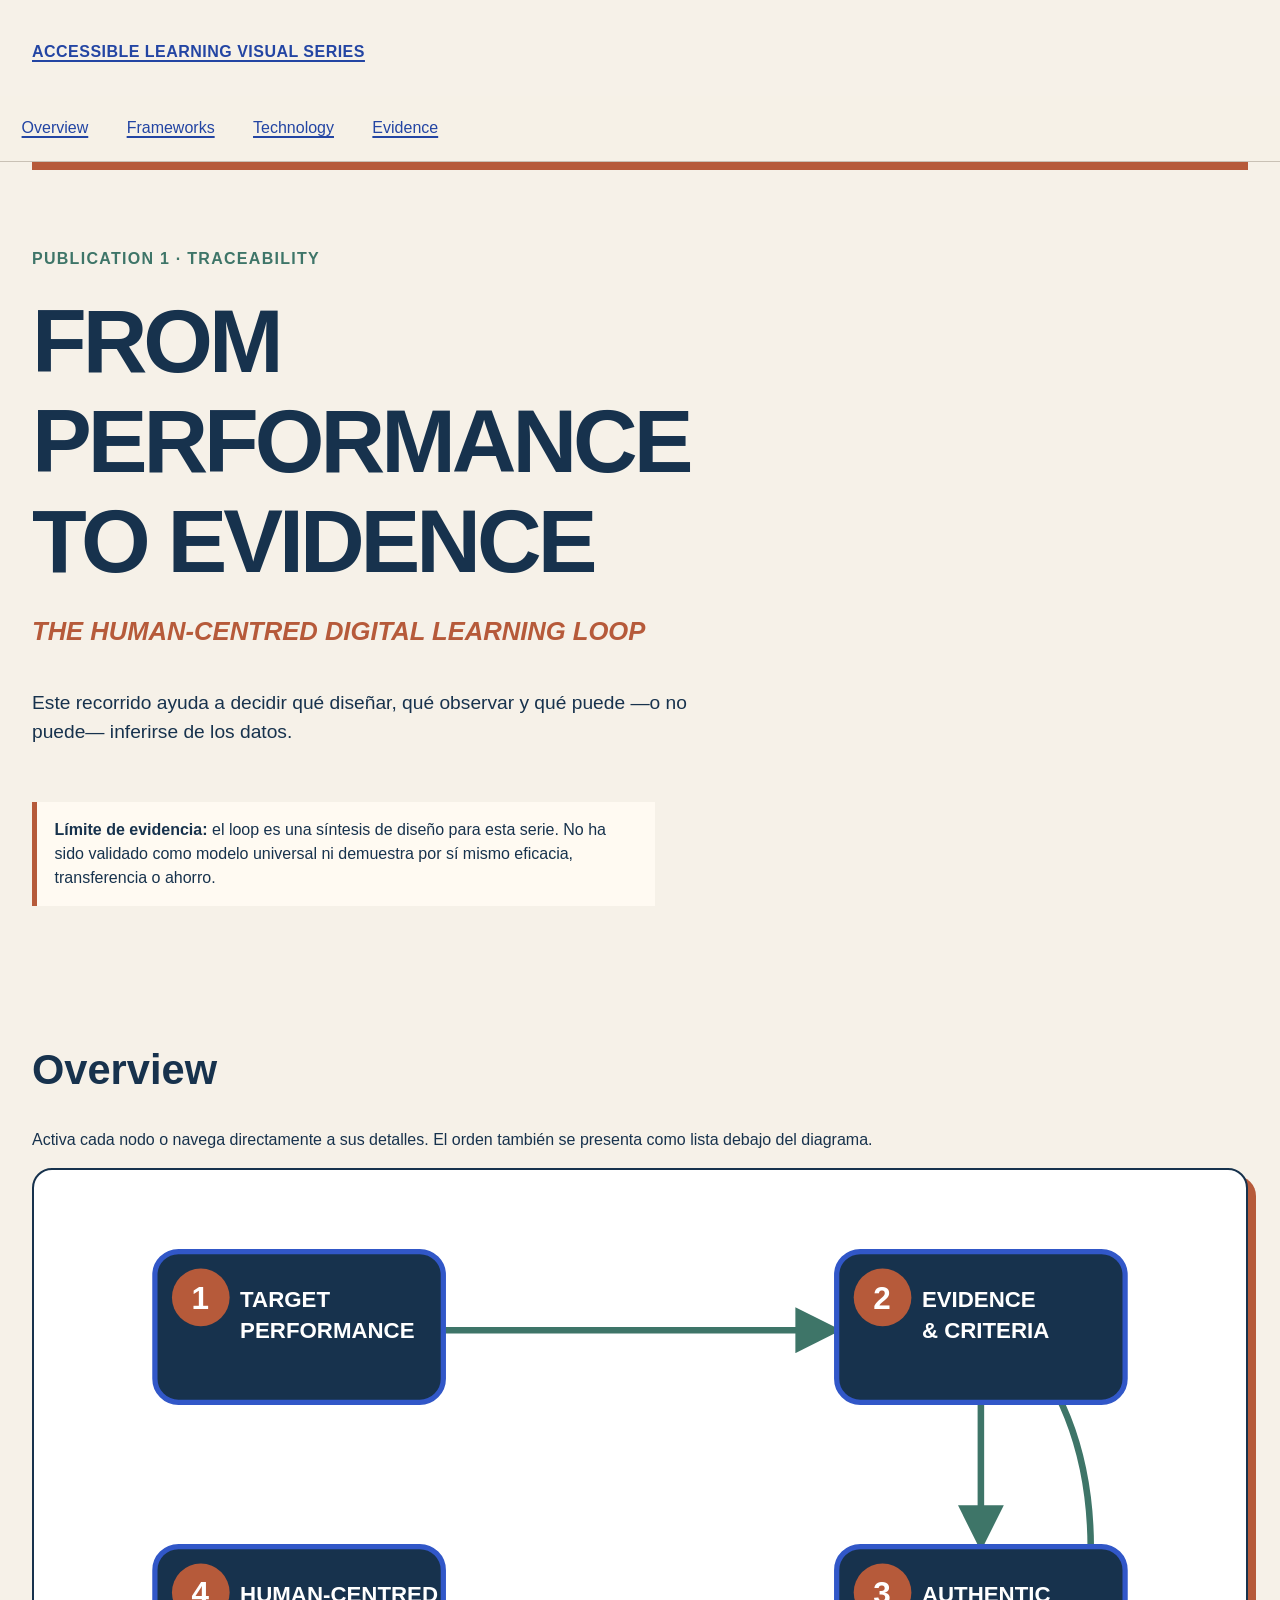
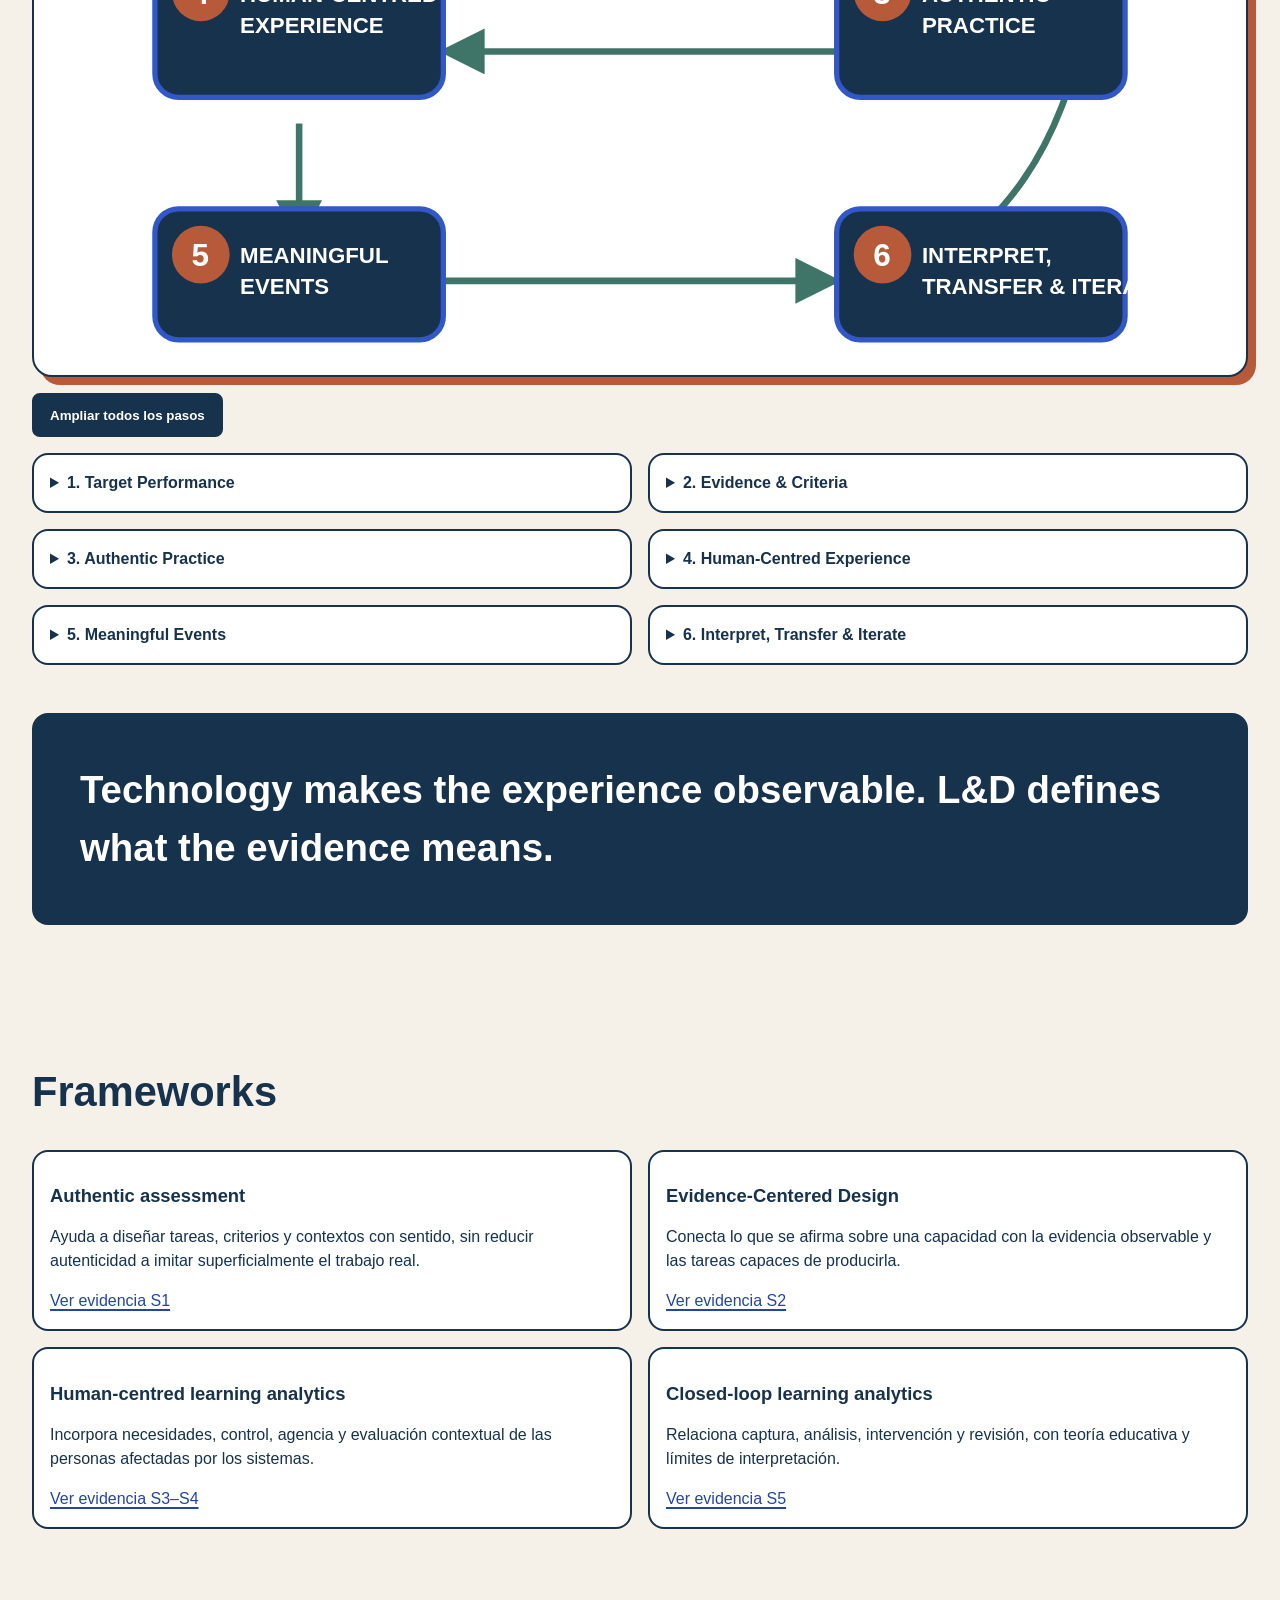
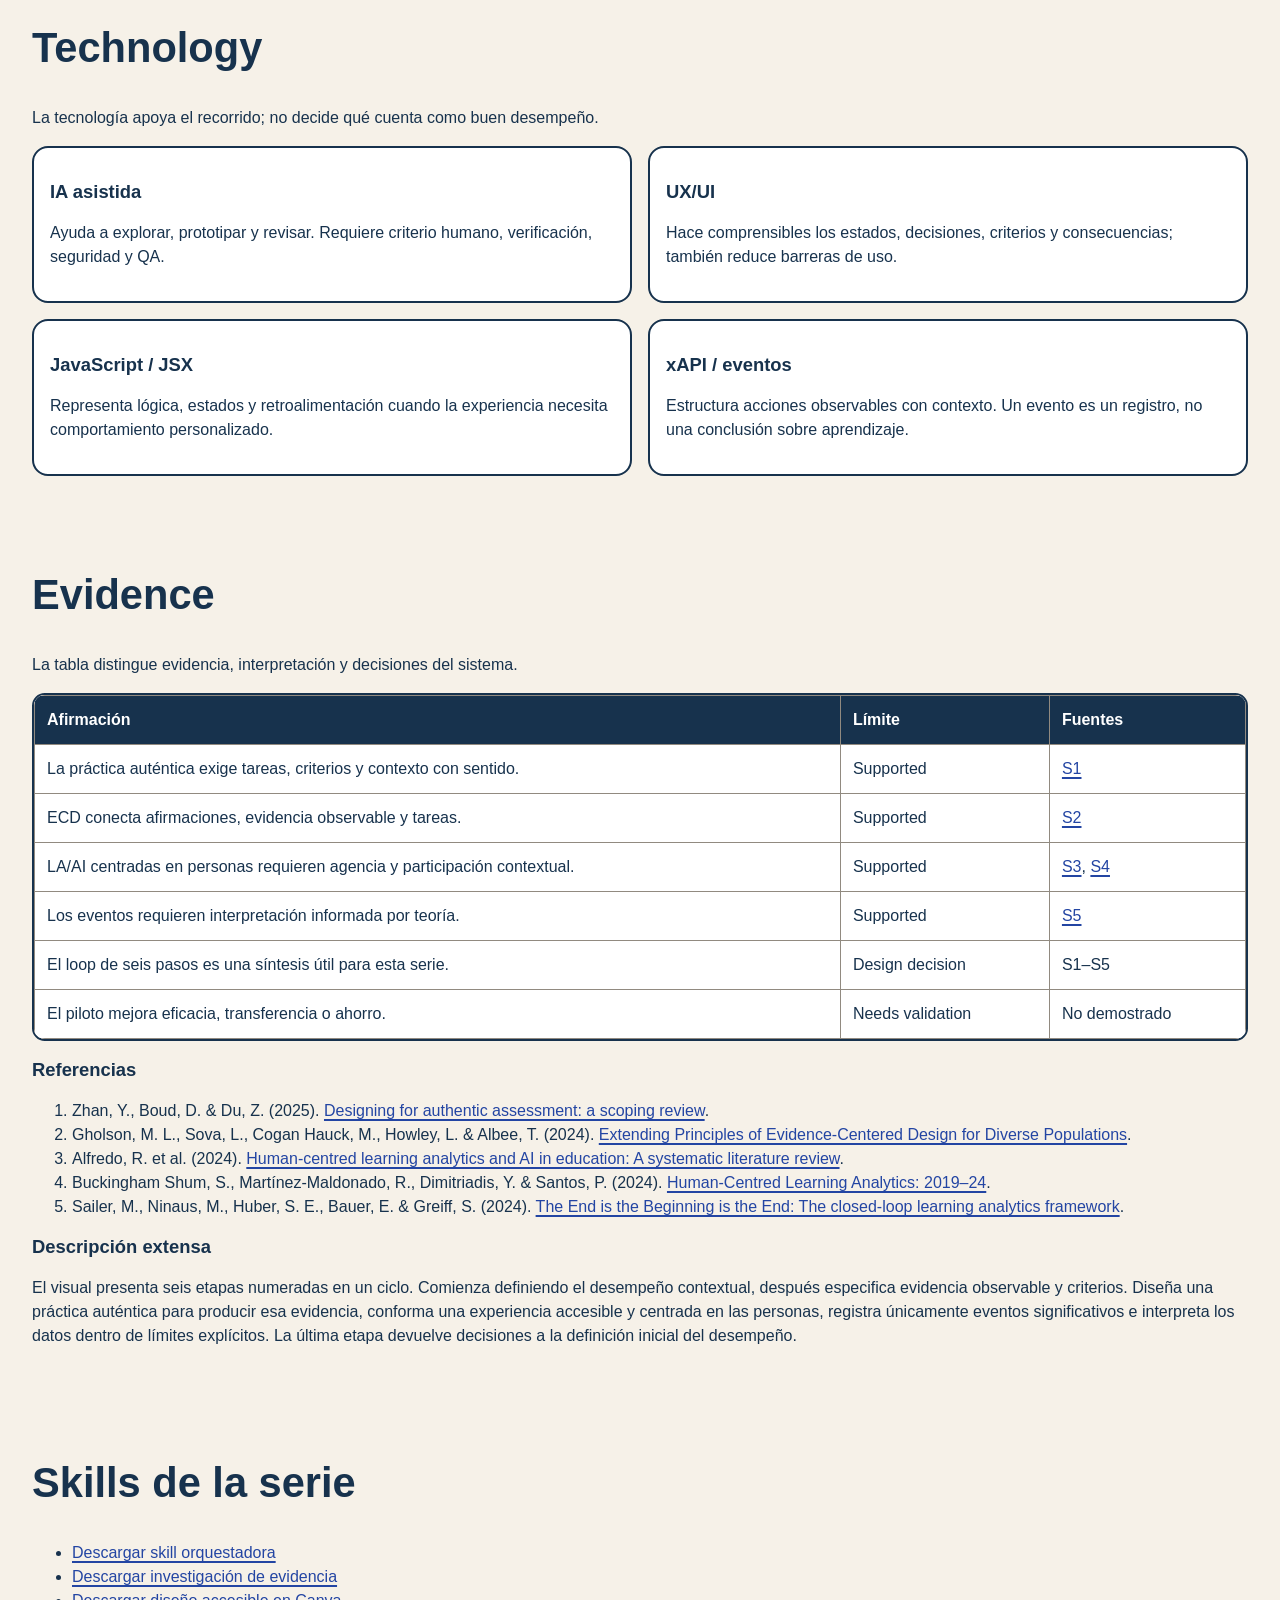
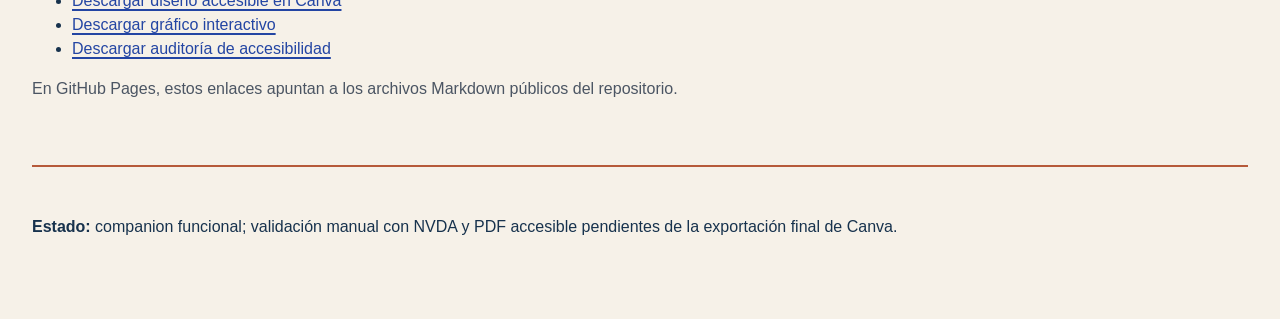
<file: site/visual.html>
<!doctype html>
<html lang="es">
<head>
  <meta charset="utf-8">
  <meta name="viewport" content="width=device-width, initial-scale=1">
  <meta name="description" content="Compañero accesible del gráfico From Performance to Evidence.">
  <title>From Performance to Evidence · Accessible Learning Visual Series</title>
  <link rel="stylesheet" href="assets/styles.css">
  <script src="assets/app.js" defer></script>
</head>
<body>
  <a class="skip-link" href="#main">Saltar al contenido</a>
  <header class="site-header">
    <p class="brand"><a href="index.html">Accessible Learning Visual Series</a></p>
  </header>
  <nav class="view-nav" aria-label="Vistas del gráfico">
    <a data-view-link href="#overview">Overview</a>
    <a data-view-link href="#frameworks">Frameworks</a>
    <a data-view-link href="#technology">Technology</a>
    <a data-view-link href="#evidence">Evidence</a>
  </nav>
  <main id="main">
    <section class="hero" aria-labelledby="visual-title">
      <p class="eyebrow">Publication 1 · Traceability</p>
      <h1 id="visual-title">FROM PERFORMANCE TO EVIDENCE</h1>
      <p class="subtitle">THE HUMAN-CENTRED DIGITAL LEARNING LOOP</p>
      <p class="lead">Este recorrido ayuda a decidir qué diseñar, qué observar y qué puede —o no puede— inferirse de los datos.</p>
      <p class="boundary"><strong>Límite de evidencia:</strong> el loop es una síntesis de diseño para esta serie. No ha sido validado como modelo universal ni demuestra por sí mismo eficacia, transferencia o ahorro.</p>
    </section>

    <section id="overview" aria-labelledby="overview-title">
      <h2 id="overview-title">Overview</h2>
      <p>Activa cada nodo o navega directamente a sus detalles. El orden también se presenta como lista debajo del diagrama.</p>
      <div class="flow-shell">
        <svg viewBox="0 0 900 590" role="img" aria-labelledby="svg-title svg-desc">
          <title id="svg-title">Loop de desempeño a evidencia</title>
          <desc id="svg-desc">Seis nodos conectados en sentido horario: desempeño, evidencia, práctica, experiencia, eventos e interpretación.</desc>
          <defs><marker id="arrow" viewBox="0 0 10 10" refX="9" refY="5" markerWidth="7" markerHeight="7" orient="auto-start-reverse"><path d="M 0 0 L 10 5 L 0 10 z" fill="#3e7568"/></marker></defs>
          <path class="svg-arrow" d="M285 110 H600"/><path class="svg-arrow" d="M710 165 V275"/><path class="svg-arrow" d="M610 355 H300"/><path class="svg-arrow" d="M190 410 V500"/><path class="svg-arrow" d="M285 530 H600"/><path class="svg-arrow" d="M710 490 C820 390 820 165 720 105"/>
          <a class="svg-link" href="#performance" aria-label="Paso 1: Target Performance"><rect class="svg-node" x="80" y="50" rx="18" width="220" height="115"/><circle class="svg-node-accent" cx="115" cy="85" r="22"/><text class="svg-number" x="108" y="94">1</text><text class="svg-label" x="145" y="92">TARGET</text><text class="svg-label" x="145" y="116">PERFORMANCE</text></a>
          <a class="svg-link" href="#evidence-stage" aria-label="Paso 2: Evidence and Criteria"><rect class="svg-node" x="600" y="50" rx="18" width="220" height="115"/><circle class="svg-node-accent" cx="635" cy="85" r="22"/><text class="svg-number" x="628" y="94">2</text><text class="svg-label" x="665" y="92">EVIDENCE</text><text class="svg-label" x="665" y="116">&amp; CRITERIA</text></a>
          <a class="svg-link" href="#practice" aria-label="Paso 3: Authentic Practice"><rect class="svg-node" x="600" y="275" rx="18" width="220" height="115"/><circle class="svg-node-accent" cx="635" cy="310" r="22"/><text class="svg-number" x="628" y="319">3</text><text class="svg-label" x="665" y="317">AUTHENTIC</text><text class="svg-label" x="665" y="341">PRACTICE</text></a>
          <a class="svg-link" href="#experience" aria-label="Paso 4: Human-Centred Experience"><rect class="svg-node" x="80" y="275" rx="18" width="220" height="115"/><circle class="svg-node-accent" cx="115" cy="310" r="22"/><text class="svg-number" x="108" y="319">4</text><text class="svg-label" x="145" y="317">HUMAN-CENTRED</text><text class="svg-label" x="145" y="341">EXPERIENCE</text></a>
          <a class="svg-link" href="#events" aria-label="Paso 5: Meaningful Events"><rect class="svg-node" x="80" y="475" rx="18" width="220" height="100"/><circle class="svg-node-accent" cx="115" cy="510" r="22"/><text class="svg-number" x="108" y="519">5</text><text class="svg-label" x="145" y="516">MEANINGFUL</text><text class="svg-label" x="145" y="540">EVENTS</text></a>
          <a class="svg-link" href="#interpretation" aria-label="Paso 6: Interpret, Transfer and Iterate"><rect class="svg-node" x="600" y="475" rx="18" width="220" height="100"/><circle class="svg-node-accent" cx="635" cy="510" r="22"/><text class="svg-number" x="628" y="519">6</text><text class="svg-label" x="665" y="516">INTERPRET,</text><text class="svg-label" x="665" y="540">TRANSFER &amp; ITERATE</text></a>
        </svg>
      </div>

      <p><button class="cta" type="button" data-expand-all aria-pressed="false">Ampliar todos los pasos</button></p>
      <div class="stage-grid" aria-label="Descripción de los seis pasos">
        <details id="performance" data-stage><summary>1. Target Performance</summary><div><p class="question">¿Qué debe lograr la persona en contexto?</p><p class="output">Salida: desempeño contextualizado y observable.</p><span class="tag">Authentic assessment</span> <a class="source-marker" href="#source-s1">[S1]</a></div></details>
        <details id="evidence-stage" data-stage><summary>2. Evidence &amp; Criteria</summary><div><p class="question">¿Qué producto, decisión o explicación observable respaldaría la afirmación?</p><p class="output">Salida: criterios y modelo explícito de evidencia.</p><span class="tag">Evidence-Centered Design</span> <a class="source-marker" href="#source-s2">[S2]</a></div></details>
        <details id="practice" data-stage><summary>3. Authentic Practice</summary><div><p class="question">¿Qué práctica reproduce las decisiones y restricciones relevantes?</p><p class="output">Salida: tarea significativa, no interacción por sí misma.</p><span class="tag">Authentic assessment</span> <a class="source-marker" href="#source-s1">[S1]</a></div></details>
        <details id="experience" data-stage><summary>4. Human-Centred Experience</summary><div><p class="question">¿Cómo comprender, controlar y usar la experiencia de forma accesible?</p><p class="output">Salida: interfaz inclusiva con participación pertinente de stakeholders.</p><span class="tag">HCLA</span> <span class="tag">UDL 3.0</span> <span class="tag">WCAG 2.2</span> <a class="source-marker" href="#source-s3">[S3]</a></div></details>
        <details id="events" data-stage><summary>5. Meaningful Events</summary><div><p class="question">¿Qué acciones y estados vale la pena registrar y por qué?</p><p class="output">Salida: vocabulario pequeño de eventos ligado al modelo de evidencia.</p><span class="tag">Closed-loop LA</span> <a class="source-marker" href="#source-s5">[S5]</a></div></details>
        <details id="interpretation" data-stage><summary>6. Interpret, Transfer &amp; Iterate</summary><div><p class="question">¿Qué respaldan los datos, qué no prueban y qué debe cambiar?</p><p class="output">Salida: interpretación acotada y decisión de diseño documentada.</p><span class="tag">Closed-loop LA</span> <span class="tag">HCLA</span> <a class="source-marker" href="#source-s5">[S5]</a></div></details>
      </div>
      <p class="closing">Technology makes the experience observable. L&amp;D defines what the evidence means.</p>
    </section>

    <section id="frameworks" aria-labelledby="frameworks-title">
      <h2 id="frameworks-title">Frameworks</h2>
      <div class="framework-grid">
        <article class="card"><h3>Authentic assessment</h3><p>Ayuda a diseñar tareas, criterios y contextos con sentido, sin reducir autenticidad a imitar superficialmente el trabajo real.</p><a href="#source-s1">Ver evidencia S1</a></article>
        <article class="card"><h3>Evidence-Centered Design</h3><p>Conecta lo que se afirma sobre una capacidad con la evidencia observable y las tareas capaces de producirla.</p><a href="#source-s2">Ver evidencia S2</a></article>
        <article class="card"><h3>Human-centred learning analytics</h3><p>Incorpora necesidades, control, agencia y evaluación contextual de las personas afectadas por los sistemas.</p><a href="#source-s3">Ver evidencia S3–S4</a></article>
        <article class="card"><h3>Closed-loop learning analytics</h3><p>Relaciona captura, análisis, intervención y revisión, con teoría educativa y límites de interpretación.</p><a href="#source-s5">Ver evidencia S5</a></article>
      </div>
    </section>

    <section id="technology" aria-labelledby="technology-title">
      <h2 id="technology-title">Technology</h2>
      <p>La tecnología apoya el recorrido; no decide qué cuenta como buen desempeño.</p>
      <div class="tech-grid">
        <article class="card"><h3>IA asistida</h3><p>Ayuda a explorar, prototipar y revisar. Requiere criterio humano, verificación, seguridad y QA.</p></article>
        <article class="card"><h3>UX/UI</h3><p>Hace comprensibles los estados, decisiones, criterios y consecuencias; también reduce barreras de uso.</p></article>
        <article class="card"><h3>JavaScript / JSX</h3><p>Representa lógica, estados y retroalimentación cuando la experiencia necesita comportamiento personalizado.</p></article>
        <article class="card"><h3>xAPI / eventos</h3><p>Estructura acciones observables con contexto. Un evento es un registro, no una conclusión sobre aprendizaje.</p></article>
      </div>
    </section>

    <section id="evidence" aria-labelledby="evidence-title">
      <h2 id="evidence-title">Evidence</h2>
      <p>La tabla distingue evidencia, interpretación y decisiones del sistema.</p>
      <div class="table-scroll" tabindex="0" aria-label="Tabla desplazable de afirmaciones y evidencia">
        <table class="evidence-table">
          <thead><tr><th>Afirmación</th><th>Límite</th><th>Fuentes</th></tr></thead>
          <tbody>
            <tr><td>La práctica auténtica exige tareas, criterios y contexto con sentido.</td><td>Supported</td><td><a href="#source-s1">S1</a></td></tr>
            <tr><td>ECD conecta afirmaciones, evidencia observable y tareas.</td><td>Supported</td><td><a href="#source-s2">S2</a></td></tr>
            <tr><td>LA/AI centradas en personas requieren agencia y participación contextual.</td><td>Supported</td><td><a href="#source-s3">S3</a>, <a href="#source-s4">S4</a></td></tr>
            <tr><td>Los eventos requieren interpretación informada por teoría.</td><td>Supported</td><td><a href="#source-s5">S5</a></td></tr>
            <tr><td>El loop de seis pasos es una síntesis útil para esta serie.</td><td>Design decision</td><td>S1–S5</td></tr>
            <tr><td>El piloto mejora eficacia, transferencia o ahorro.</td><td>Needs validation</td><td>No demostrado</td></tr>
          </tbody>
        </table>
      </div>

      <h3>Referencias</h3>
      <ol>
        <li id="source-s1">Zhan, Y., Boud, D. &amp; Du, Z. (2025). <a href="https://doi.org/10.1007/s10734-025-01588-9">Designing for authentic assessment: a scoping review</a>.</li>
        <li id="source-s2">Gholson, M. L., Sova, L., Cogan Hauck, M., Howley, L. &amp; Albee, T. (2024). <a href="https://doi.org/10.1080/10627197.2024.2354297">Extending Principles of Evidence-Centered Design for Diverse Populations</a>.</li>
        <li id="source-s3">Alfredo, R. et al. (2024). <a href="https://doi.org/10.1016/j.caeai.2024.100215">Human-centred learning analytics and AI in education: A systematic literature review</a>.</li>
        <li id="source-s4">Buckingham Shum, S., Martínez-Maldonado, R., Dimitriadis, Y. &amp; Santos, P. (2024). <a href="https://doi.org/10.1111/bjet.13442">Human-Centred Learning Analytics: 2019–24</a>.</li>
        <li id="source-s5">Sailer, M., Ninaus, M., Huber, S. E., Bauer, E. &amp; Greiff, S. (2024). <a href="https://doi.org/10.1016/j.chb.2024.108305">The End is the Beginning is the End: The closed-loop learning analytics framework</a>.</li>
      </ol>

      <h3>Descripción extensa</h3>
      <p>El visual presenta seis etapas numeradas en un ciclo. Comienza definiendo el desempeño contextual, después especifica evidencia observable y criterios. Diseña una práctica auténtica para producir esa evidencia, conforma una experiencia accesible y centrada en las personas, registra únicamente eventos significativos e interpreta los datos dentro de límites explícitos. La última etapa devuelve decisiones a la definición inicial del desempeño.</p>
    </section>

    <section id="skills" aria-labelledby="skills-title">
      <h2 id="skills-title">Skills de la serie</h2>
      <ul>
        <li><a href="skills/canva-educational-series-director/SKILL.md" download>Descargar skill orquestadora</a></li>
        <li><a href="skills/visual-evidence-research/SKILL.md" download>Descargar investigación de evidencia</a></li>
        <li><a href="skills/canva-accessible-visual/SKILL.md" download>Descargar diseño accesible en Canva</a></li>
        <li><a href="skills/interactive-learning-graphic/SKILL.md" download>Descargar gráfico interactivo</a></li>
        <li><a href="skills/visual-accessibility-audit/SKILL.md" download>Descargar auditoría de accesibilidad</a></li>
      </ul>
      <p class="muted">En GitHub Pages, estos enlaces apuntan a los archivos Markdown públicos del repositorio.</p>
    </section>
  </main>
  <footer class="site-footer">
    <p><strong>Estado:</strong> companion funcional; validación manual con NVDA y PDF accesible pendientes de la exportación final de Canva.</p>
  </footer>
</body>
</html>
</file>
<file: site/assets/styles.css>
:root {
  --ink: #17324d;
  --paper: #f6f1e8;
  --rust: #b65a3a;
  --teal: #3e7568;
  --blue: #3157c8;
  --white: #ffffff;
  --muted: #667085;
  --focus: #3157c8;
  --max: 76rem;
  color-scheme: light;
  font-family: "Atkinson Hyperlegible", Arial, sans-serif;
  font-size: 100%;
  line-height: 1.5;
  background: var(--paper);
  color: var(--ink);
}

* { box-sizing: border-box; }
html { scroll-behavior: smooth; }
body { margin: 0; background: var(--paper); color: var(--ink); }
a { color: #2345a3; text-decoration-thickness: .12em; text-underline-offset: .18em; }
a:hover { text-decoration-thickness: .2em; }
:focus-visible { outline: 3px solid var(--focus); outline-offset: 4px; border-radius: .2rem; }

.skip-link {
  position: absolute;
  left: 1rem;
  top: -10rem;
  z-index: 100;
  padding: .75rem 1rem;
  background: var(--white);
  color: var(--ink);
  border: 2px solid var(--ink);
}
.skip-link:focus { top: 1rem; }

.site-header, main, .site-footer { width: min(calc(100% - 2rem), var(--max)); margin-inline: auto; }
.site-header { padding: 1.5rem 0 1rem; }
.brand { font-weight: 800; letter-spacing: .03em; text-transform: uppercase; }
.top-nav, .view-nav { display: flex; flex-wrap: wrap; gap: .65rem 1rem; align-items: center; }
.top-nav a, .view-nav a {
  display: inline-flex;
  min-height: 44px;
  align-items: center;
  padding: .45rem .7rem;
  border-radius: 999px;
}
.view-nav { position: sticky; top: 0; z-index: 20; padding: .65rem; background: rgba(246, 241, 232, .96); border-bottom: 1px solid #c9c1b5; }

.hero {
  display: grid;
  gap: 1.25rem;
  padding: clamp(2rem, 6vw, 5rem) 0;
  border-top: 8px solid var(--rust);
}
.eyebrow { margin: 0; color: var(--teal); font-weight: 800; letter-spacing: .08em; text-transform: uppercase; }
h1, h2, h3 { font-family: Montserrat, Arial, sans-serif; line-height: 1.12; text-wrap: balance; }
h1 { margin: 0; max-width: 16ch; font-size: clamp(2.35rem, 7vw, 5.6rem); letter-spacing: -.045em; }
h2 { margin-top: 0; font-size: clamp(1.65rem, 4vw, 2.6rem); }
h3 { font-size: 1.15rem; }
.subtitle { margin: 0; color: var(--rust); font-size: clamp(1.15rem, 2vw, 1.6rem); font-weight: 800; font-style: italic; }
.lead { max-width: 66ch; font-size: 1.2rem; }
.boundary { max-width: 70ch; padding: 1rem 1.1rem; border-left: 5px solid var(--rust); background: #fffaf2; }

section { scroll-margin-top: 5.5rem; padding: 3rem 0; }
.flow-shell { padding: 1rem; border: 2px solid var(--ink); border-radius: 1.25rem; background: var(--white); box-shadow: .5rem .5rem 0 var(--rust); }
.flow-shell svg { width: 100%; height: auto; display: block; }
.svg-node { fill: var(--ink); stroke: var(--blue); stroke-width: 4; }
.svg-node-accent { fill: var(--rust); }
.svg-label { fill: var(--white); font: 700 17px Montserrat, Arial, sans-serif; pointer-events: none; }
.svg-number { fill: var(--white); font: 800 24px Montserrat, Arial, sans-serif; pointer-events: none; }
.svg-link:hover .svg-node, .svg-link:focus .svg-node { stroke-width: 8; }
.svg-arrow { stroke: var(--teal); stroke-width: 5; fill: none; marker-end: url(#arrow); }

.stage-grid, .framework-grid, .tech-grid, .visual-grid { display: grid; grid-template-columns: repeat(2, minmax(0, 1fr)); gap: 1rem; }
details, .card { background: var(--white); border: 2px solid var(--ink); border-radius: 1rem; overflow: clip; }
summary { min-height: 52px; padding: 1rem; cursor: pointer; font-weight: 800; }
details > div, .card { padding: 1rem; }
details[open] summary { color: var(--white); background: var(--ink); }
.tag { display: inline-block; margin: .15rem .25rem .15rem 0; padding: .2rem .55rem; border: 1px solid var(--teal); border-radius: 999px; color: var(--ink); font-size: .9rem; }
.question { font-weight: 700; }
.output { padding-left: .9rem; border-left: 4px solid var(--rust); }
.source-marker { font-weight: 800; white-space: nowrap; }

.evidence-table { width: 100%; border-collapse: collapse; background: var(--white); }
.evidence-table th, .evidence-table td { padding: .75rem; border: 1px solid #918a80; text-align: left; vertical-align: top; }
.evidence-table th { color: var(--white); background: var(--ink); }
.table-scroll { overflow-x: auto; border: 2px solid var(--ink); border-radius: .8rem; }

.cta { display: inline-flex; min-height: 44px; align-items: center; padding: .7rem 1rem; color: var(--white); background: var(--ink); border: 2px solid var(--ink); border-radius: .5rem; font-weight: 800; }
.cta:hover { background: var(--rust); }
.closing { margin: 3rem 0; padding: clamp(1.5rem, 4vw, 3rem); color: var(--white); background: var(--ink); border-radius: 1rem; font-size: clamp(1.4rem, 3vw, 2.4rem); font-weight: 800; }
.site-footer { padding: 2rem 0 4rem; border-top: 2px solid var(--rust); }
.muted { color: #4b5563; }
.status { display: inline-block; padding: .2rem .55rem; border-radius: .3rem; background: #e3eee9; color: #194b37; font-weight: 800; }

@media (max-width: 720px) {
  .stage-grid, .framework-grid, .tech-grid, .visual-grid { grid-template-columns: 1fr; }
  .view-nav { position: static; }
  .flow-shell { padding: .35rem; box-shadow: .3rem .3rem 0 var(--rust); }
  .evidence-table { min-width: 44rem; }
}

@media (prefers-reduced-motion: reduce) {
  html { scroll-behavior: auto; }
  *, *::before, *::after { animation-duration: .01ms !important; animation-iteration-count: 1 !important; transition-duration: .01ms !important; }
}

@media print {
  .skip-link, .view-nav { display: none; }
  a { color: inherit; }
  .flow-shell { box-shadow: none; }
  details > div { display: block !important; }
}
</file>
